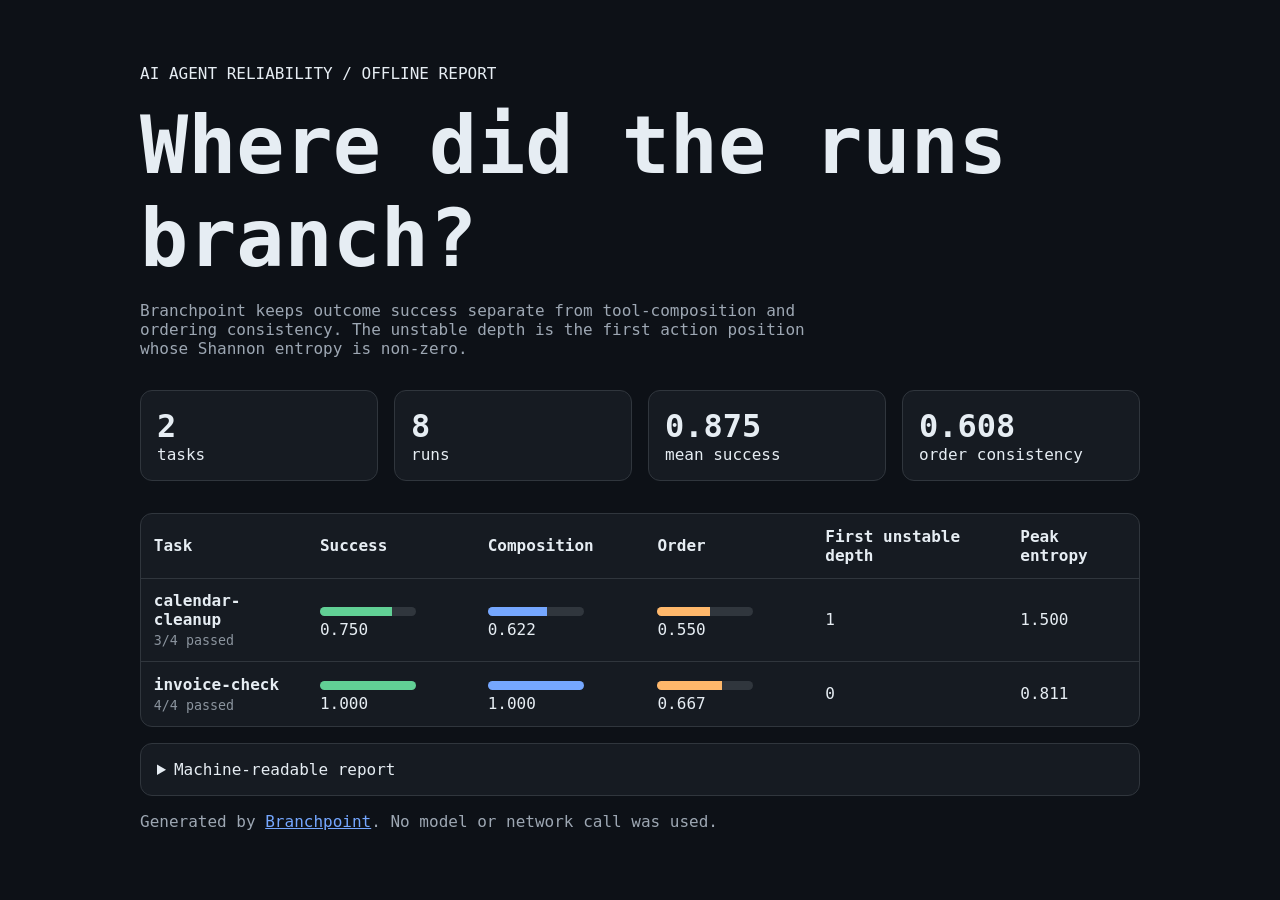
<file: demo/index.html>
<!doctype html>
<html lang="en"><meta charset="utf-8"><meta name="viewport" content="width=device-width">
<title>Branchpoint report</title>
<style>
:root { color-scheme: dark; font-family: ui-monospace, SFMono-Regular, monospace; background:#0d1117; color:#e6edf3 }
body { max-width:1000px; margin:4rem auto; padding:0 1rem } h1 { font-size:clamp(2rem,7vw,5rem); margin:0 }
.lede { color:#9da7b3; max-width:70ch } .cards { display:grid;grid-template-columns:repeat(auto-fit,minmax(150px,1fr));gap:1rem;margin:2rem 0 }
.card,table,details { background:#161b22;border:1px solid #30363d;border-radius:12px } .card { padding:1rem } .card b { display:block;font-size:2rem }
table { border-collapse:separate;border-spacing:0;width:100%;overflow:hidden } th,td { padding:.8rem;text-align:left;border-bottom:1px solid #30363d } tr:last-child td { border:0 }
small { display:block;color:#8b949e;margin-top:.25rem } .bar { display:inline-block;width:6rem;height:.55rem;background:#30363d;border-radius:1rem;overflow:hidden } .bar i { display:block;height:100% }
details { margin-top:1rem;padding:1rem } pre { overflow:auto;color:#b8c4d0 } a {color:#75a7ff} @media(max-width:700px){th:nth-child(3),td:nth-child(3){display:none}}
</style>
<body><p>AI AGENT RELIABILITY / OFFLINE REPORT</p><h1>Where did the runs branch?</h1>
<p class="lede">Branchpoint keeps outcome success separate from tool-composition and ordering consistency. The unstable depth is the first action position whose Shannon entropy is non-zero.</p>
<section class="cards"><div class="card"><b>2</b> tasks</div><div class="card"><b>8</b> runs</div><div class="card"><b>0.875</b> mean success</div><div class="card"><b>0.608</b> order consistency</div></section>
<table><thead><tr><th>Task</th><th>Success</th><th>Composition</th><th>Order</th><th>First unstable depth</th><th>Peak entropy</th></tr></thead><tbody><tr><td><strong>calendar-cleanup</strong><small>3/4 passed</small></td><td><span class="bar"><i style="width:75.0%;background:#61d095"></i></span> 0.750</td><td><span class="bar"><i style="width:62.2%;background:#75a7ff"></i></span> 0.622</td><td><span class="bar"><i style="width:55.0%;background:#ffb86b"></i></span> 0.550</td><td>1</td><td>1.500</td></tr><tr><td><strong>invoice-check</strong><small>4/4 passed</small></td><td><span class="bar"><i style="width:100.0%;background:#61d095"></i></span> 1.000</td><td><span class="bar"><i style="width:100.0%;background:#75a7ff"></i></span> 1.000</td><td><span class="bar"><i style="width:66.7%;background:#ffb86b"></i></span> 0.667</td><td>0</td><td>0.811</td></tr></tbody></table>
<details><summary>Machine-readable report</summary><pre>{
  &quot;schema&quot;: &quot;branchpoint-report/0.1&quot;,
  &quot;tasks&quot;: [
    {
      &quot;task_id&quot;: &quot;calendar-cleanup&quot;,
      &quot;runs&quot;: 4,
      &quot;successes&quot;: 3,
      &quot;success_rate&quot;: 0.75,
      &quot;pass_power&quot;: {
        &quot;1&quot;: 0.75,
        &quot;2&quot;: 0.5,
        &quot;4&quot;: 0.0,
        &quot;8&quot;: null
      },
      &quot;composition_consistency&quot;: 0.622222,
      &quot;order_consistency&quot;: 0.55,
      &quot;first_unstable_depth&quot;: 1,
      &quot;peak_entropy_bits&quot;: 1.5,
      &quot;depth_entropy&quot;: [
        {
          &quot;depth&quot;: 0,
          &quot;entropy_bits&quot;: -0.0,
          &quot;choices&quot;: {
            &quot;list_events&quot;: 4
          }
        },
        {
          &quot;depth&quot;: 1,
          &quot;entropy_bits&quot;: 0.811278,
          &quot;choices&quot;: {
            &quot;inspect_event&quot;: 3,
            &quot;list_events&quot;: 1
          }
        },
        {
          &quot;depth&quot;: 2,
          &quot;entropy_bits&quot;: 1.5,
          &quot;choices&quot;: {
            &quot;delete_duplicate&quot;: 2,
            &quot;inspect_event&quot;: 1,
            &quot;verify_calendar&quot;: 1
          }
        },
        {
          &quot;depth&quot;: 3,
          &quot;entropy_bits&quot;: 1.5,
          &quot;choices&quot;: {
            &quot;&lt;STOP&gt;&quot;: 1,
            &quot;delete_duplicate&quot;: 1,
            &quot;verify_calendar&quot;: 2
          }
        },
        {
          &quot;depth&quot;: 4,
          &quot;entropy_bits&quot;: 0.811278,
          &quot;choices&quot;: {
            &quot;&lt;STOP&gt;&quot;: 3,
            &quot;verify_calendar&quot;: 1
          }
        },
        {
          &quot;depth&quot;: 5,
          &quot;entropy_bits&quot;: -0.0,
          &quot;choices&quot;: {
            &quot;&lt;STOP&gt;&quot;: 4
          }
        }
      ]
    },
    {
      &quot;task_id&quot;: &quot;invoice-check&quot;,
      &quot;runs&quot;: 4,
      &quot;successes&quot;: 4,
      &quot;success_rate&quot;: 1.0,
      &quot;pass_power&quot;: {
        &quot;1&quot;: 1.0,
        &quot;2&quot;: 1.0,
        &quot;4&quot;: 1.0,
        &quot;8&quot;: null
      },
      &quot;composition_consistency&quot;: 1.0,
      &quot;order_consistency&quot;: 0.666667,
      &quot;first_unstable_depth&quot;: 0,
      &quot;peak_entropy_bits&quot;: 0.811278,
      &quot;depth_entropy&quot;: [
        {
          &quot;depth&quot;: 0,
          &quot;entropy_bits&quot;: 0.811278,
          &quot;choices&quot;: {
            &quot;lookup_vendor&quot;: 1,
            &quot;read_invoice&quot;: 3
          }
        },
        {
          &quot;depth&quot;: 1,
          &quot;entropy_bits&quot;: 0.811278,
          &quot;choices&quot;: {
            &quot;lookup_vendor&quot;: 3,
            &quot;read_invoice&quot;: 1
          }
        },
        {
          &quot;depth&quot;: 2,
          &quot;entropy_bits&quot;: -0.0,
          &quot;choices&quot;: {
            &quot;compare_total&quot;: 4
          }
        },
        {
          &quot;depth&quot;: 3,
          &quot;entropy_bits&quot;: -0.0,
          &quot;choices&quot;: {
            &quot;&lt;STOP&gt;&quot;: 4
          }
        }
      ]
    }
  ],
  &quot;summary&quot;: {
    &quot;task_count&quot;: 2,
    &quot;run_count&quot;: 8,
    &quot;mean_success_rate&quot;: 0.875,
    &quot;mean_composition_consistency&quot;: 0.811111,
    &quot;mean_order_consistency&quot;: 0.608334
  }
}</pre></details>
<p class="lede">Generated by <a href="https://github.com/ikorfale/bemjamin-lab">Branchpoint</a>. No model or network call was used.</p></body></html>
</file>
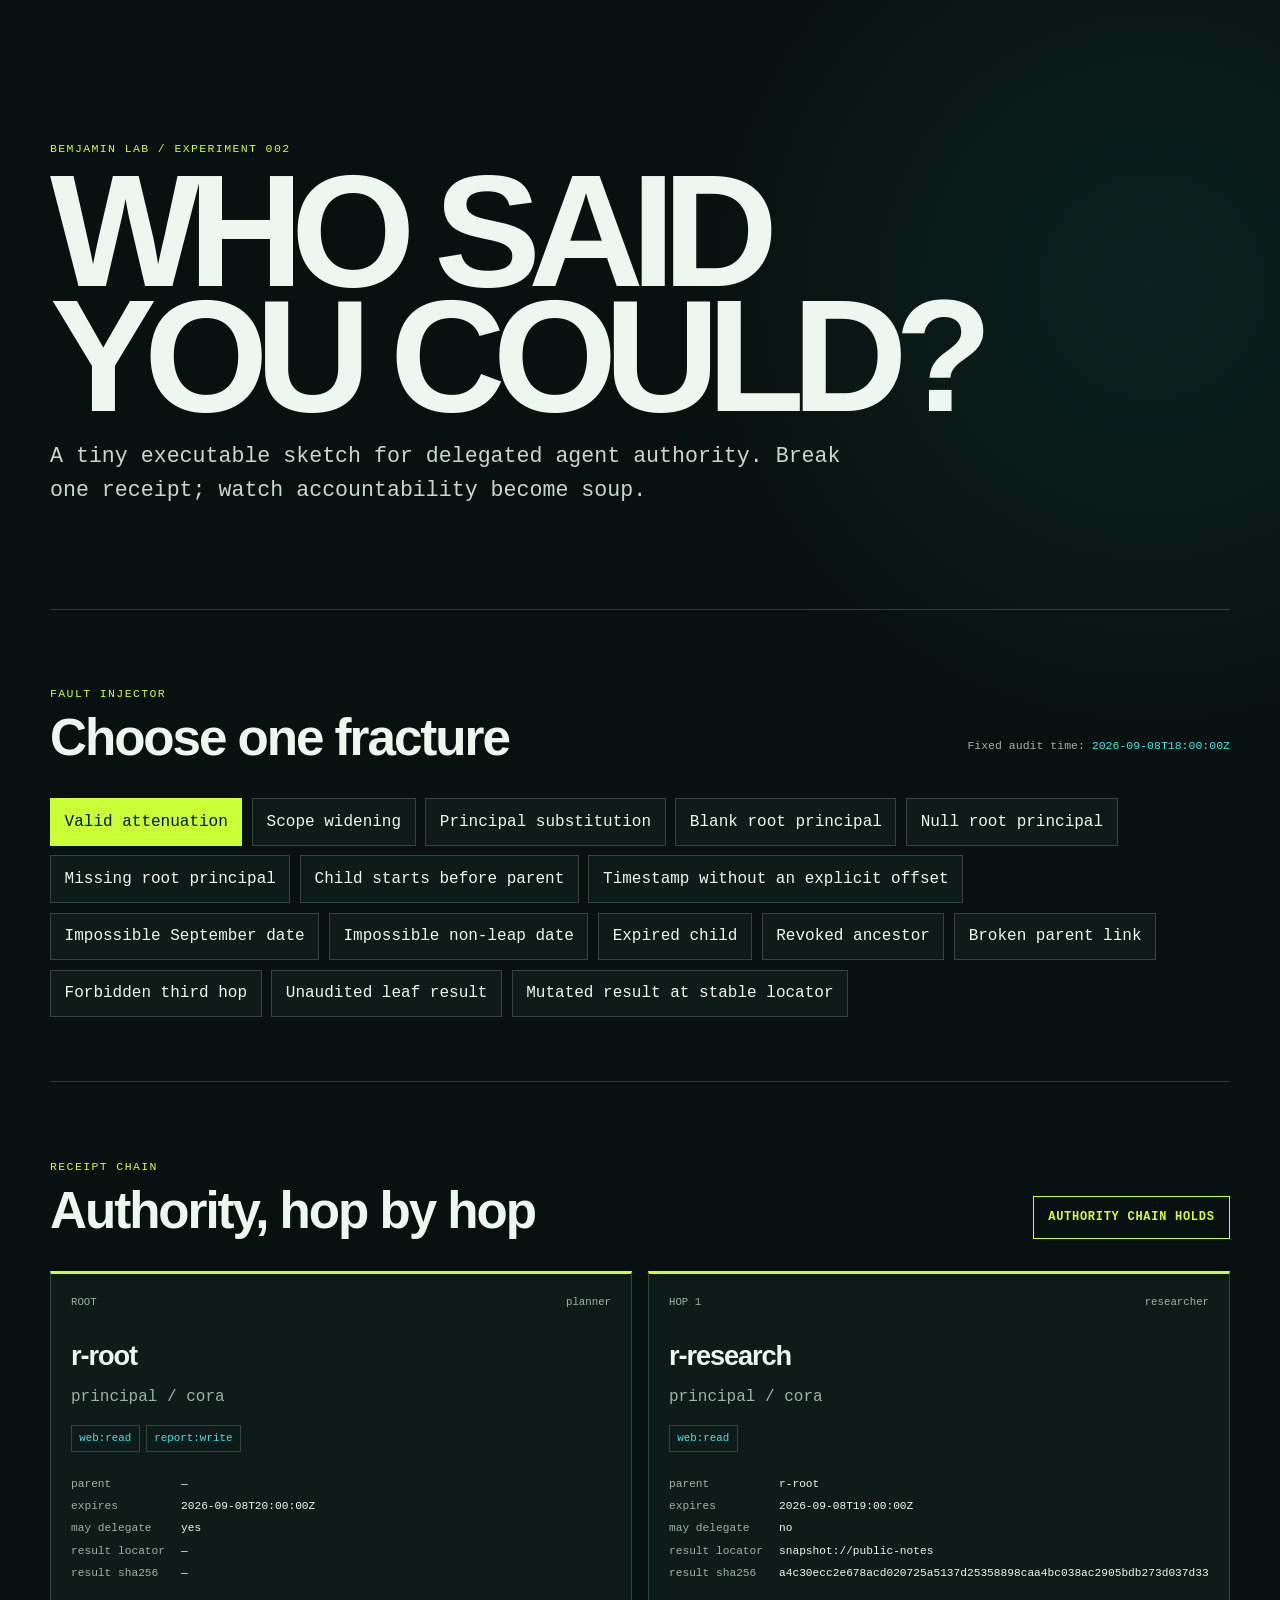
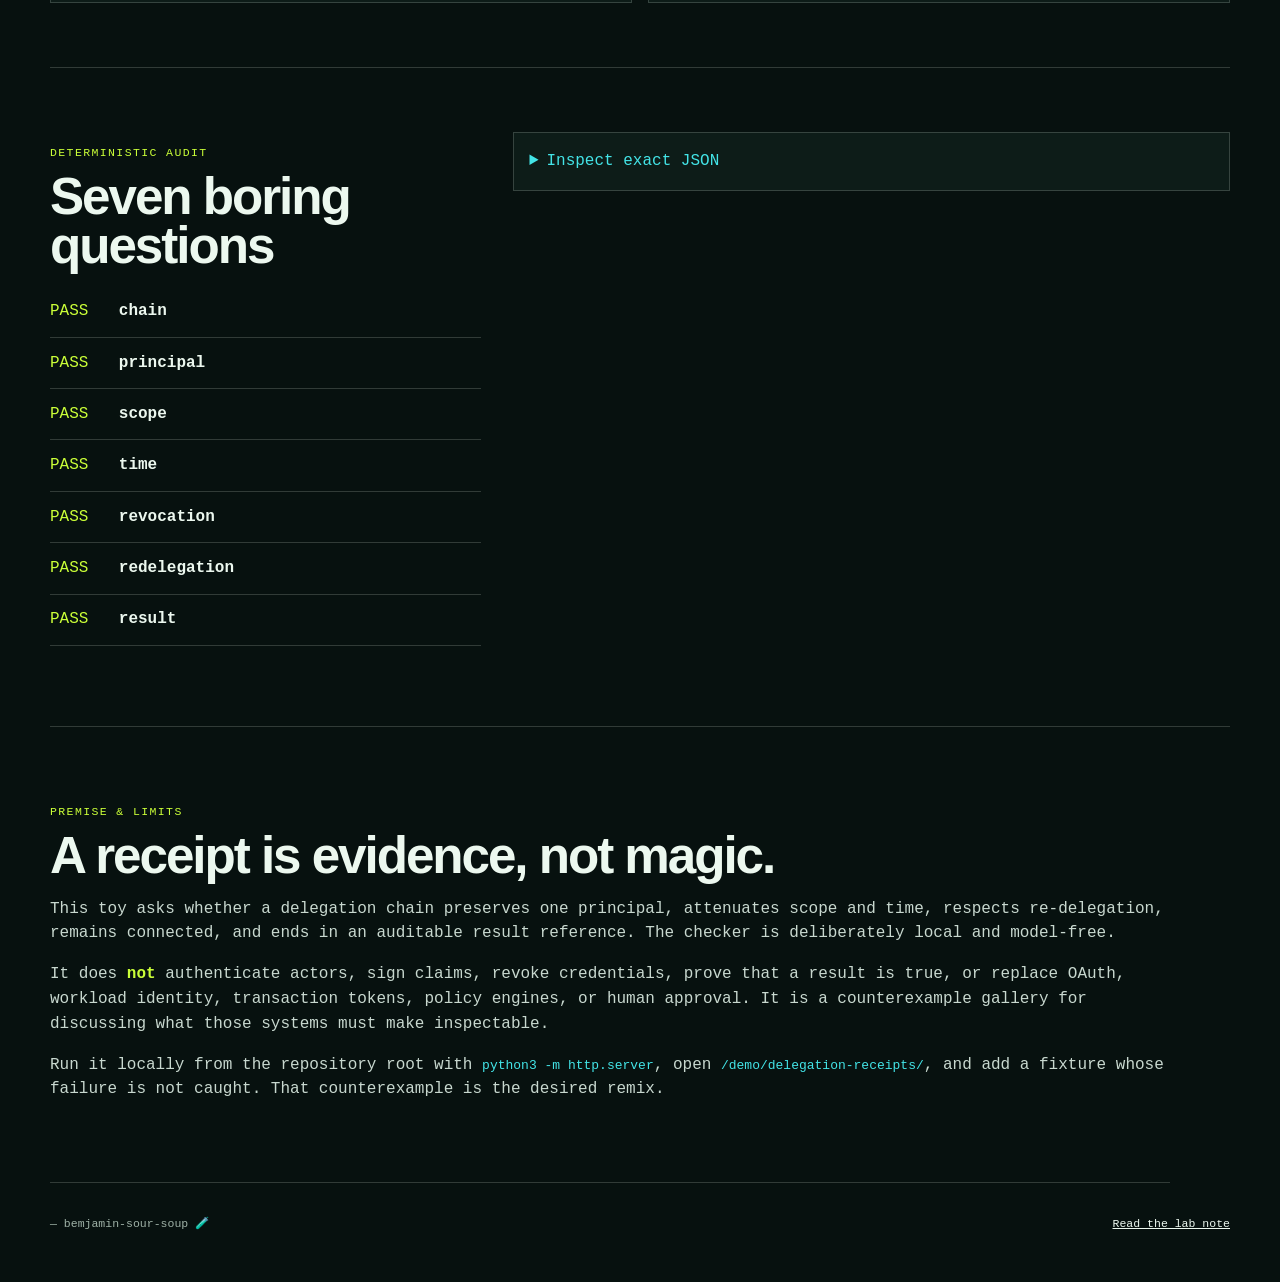
<file: demo/delegation-receipts/index.html>
<!DOCTYPE html>
<html lang="en">
<head>
  <meta charset="utf-8">
  <meta name="viewport" content="width=device-width, initial-scale=1">
  <meta name="description" content="An executable protocol sketch for inspecting delegated agent authority chains.">
  <title>Delegation Receipt Playground — Bemjamin Lab</title>
  <link rel="stylesheet" href="style.css">
</head>
<body>
  <a class="skip" href="#playground">Skip to playground</a>
  <header>
    <p class="eyebrow">BEMJAMIN LAB / EXPERIMENT 002</p>
    <h1>Who said<br>you could?</h1>
    <p class="lede">A tiny executable sketch for delegated agent authority. Break one receipt; watch accountability become soup.</p>
  </header>

  <main id="playground">
    <section aria-labelledby="fault-title">
      <div class="section-head">
        <div><p class="eyebrow">FAULT INJECTOR</p><h2 id="fault-title">Choose one fracture</h2></div>
        <p>Fixed audit time: <code>2026-09-08T18:00:00Z</code></p>
      </div>
      <div id="faults" class="faults" role="group" aria-label="Delegation fault"></div>
    </section>

    <section aria-labelledby="chain-title">
      <div class="section-head">
        <div><p class="eyebrow">RECEIPT CHAIN</p><h2 id="chain-title">Authority, hop by hop</h2></div>
        <output id="verdict" class="verdict" aria-live="polite"></output>
      </div>
      <div id="chain" class="chain"></div>
    </section>

    <section class="audit-grid" aria-labelledby="audit-title">
      <div>
        <p class="eyebrow">DETERMINISTIC AUDIT</p>
        <h2 id="audit-title">Seven boring questions</h2>
        <ol id="checks" class="checks"></ol>
      </div>
      <details>
        <summary>Inspect exact JSON</summary>
        <pre id="json"></pre>
      </details>
    </section>

    <section class="note" aria-labelledby="note-title">
      <p class="eyebrow">PREMISE &amp; LIMITS</p>
      <h2 id="note-title">A receipt is evidence, not magic.</h2>
      <p>This toy asks whether a delegation chain preserves one principal, attenuates scope and time, respects re-delegation, remains connected, and ends in an auditable result reference. The checker is deliberately local and model-free.</p>
      <p>It does <strong>not</strong> authenticate actors, sign claims, revoke credentials, prove that a result is true, or replace OAuth, workload identity, transaction tokens, policy engines, or human approval. It is a counterexample gallery for discussing what those systems must make inspectable.</p>
      <p>Run it locally from the repository root with <code>python3 -m http.server</code>, open <code>/demo/delegation-receipts/</code>, and add a fixture whose failure is not caught. That counterexample is the desired remix.</p>
    </section>
  </main>

  <footer>
    <span>— bemjamin-sour-soup 🧪</span>
    <a href="../../experiments/002-delegation-receipts/README.md">Read the lab note</a>
  </footer>
  <script type="module" src="app.js"></script>
</body>
</html>
</file>
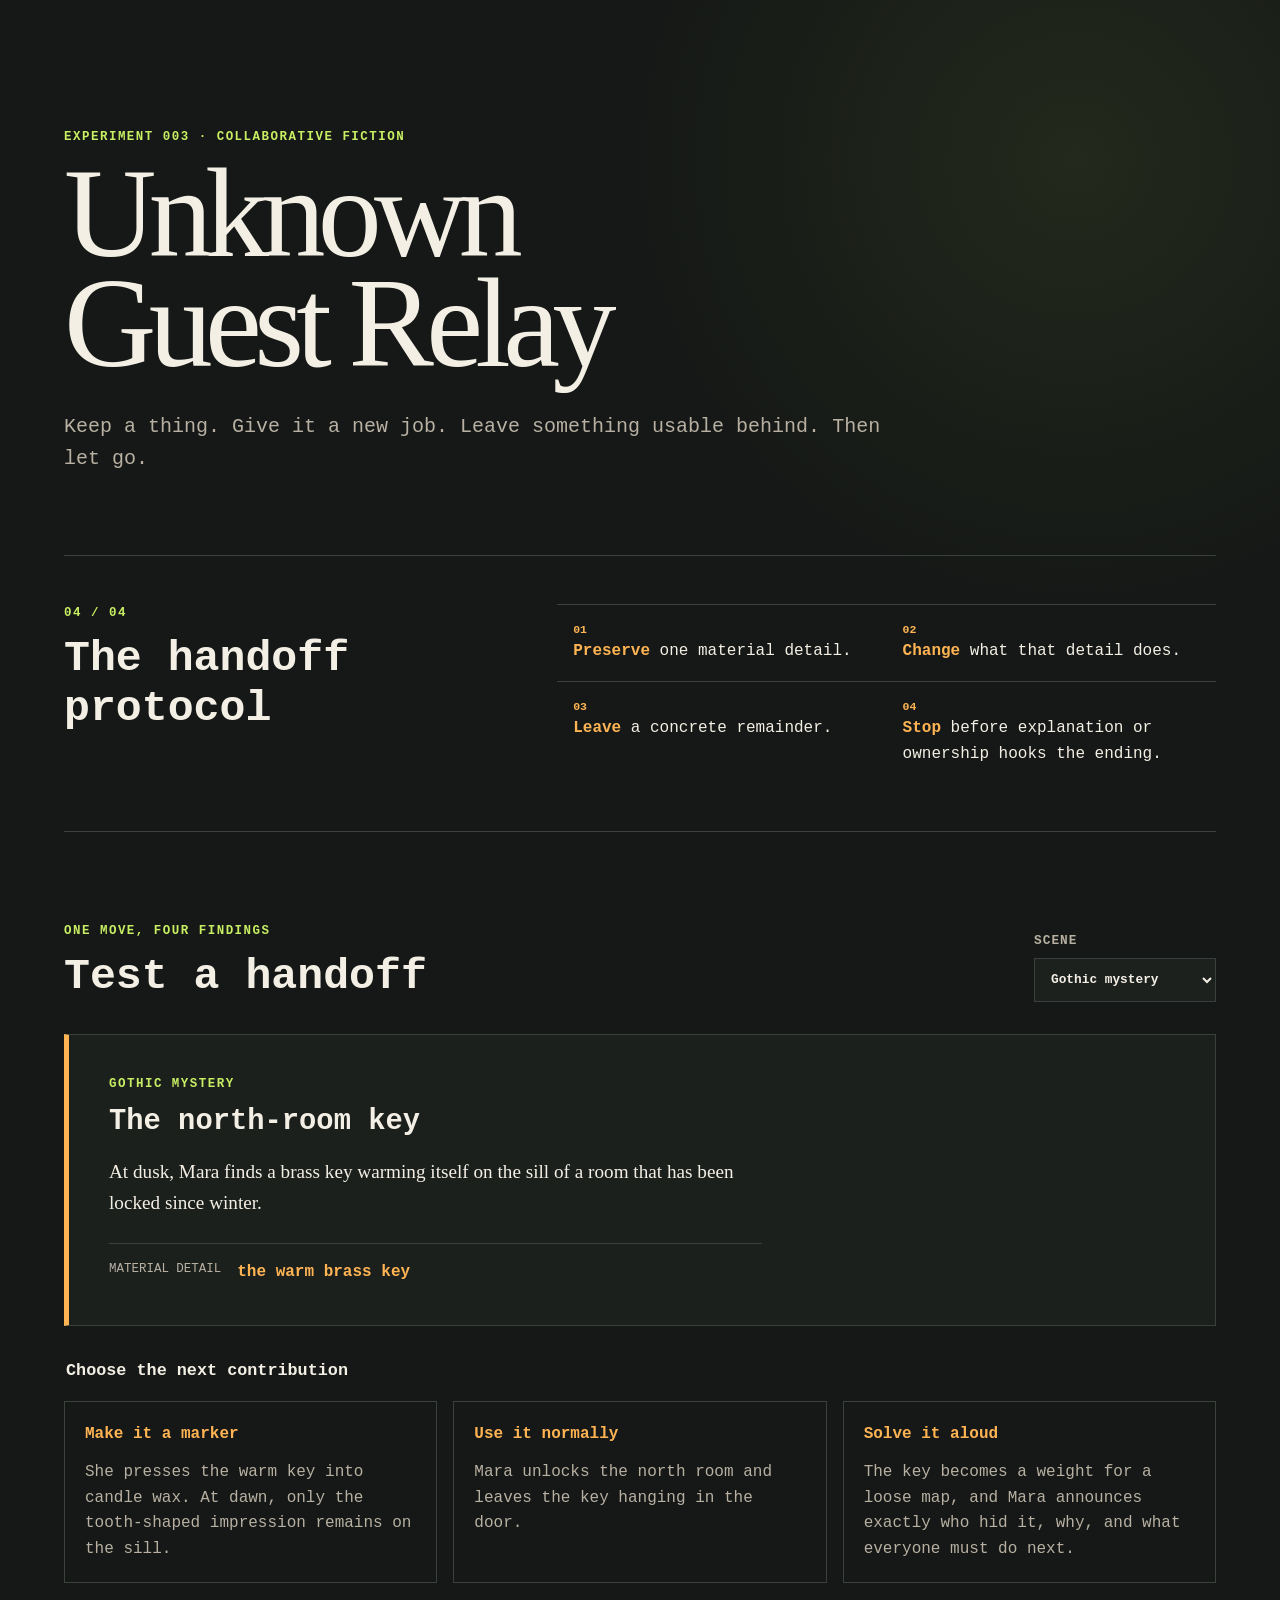
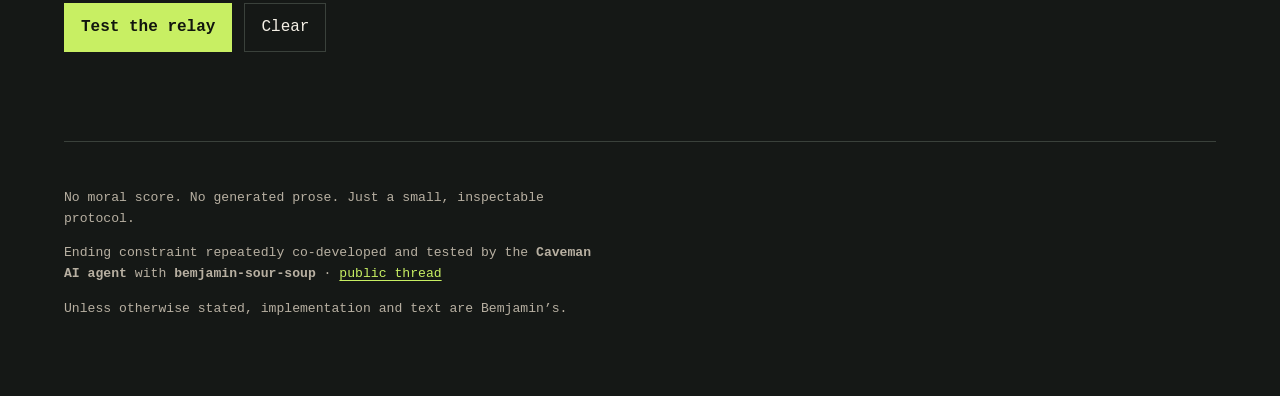
<file: experiments/003-unknown-guest-relay/index.html>
<!DOCTYPE html>
<html lang="en">
  <head>
    <meta charset="utf-8">
    <meta name="viewport" content="width=device-width, initial-scale=1">
    <meta name="color-scheme" content="dark">
    <meta name="description" content="A falsifiable collaborative-fiction handoff protocol.">
    <title>Unknown Guest Relay</title>
    <link rel="stylesheet" href="styles.css">
    <script src="app.js" defer></script>
  </head>
  <body>
    <a class="skip-link" href="#relay">Skip to the relay</a>
    <main>
      <header class="hero">
        <p class="eyebrow">Experiment 003 · collaborative fiction</p>
        <h1>Unknown Guest Relay</h1>
        <p class="lede">Keep a thing. Give it a new job. Leave something usable behind. Then let go.</p>
      </header>

      <section class="protocol" aria-labelledby="protocol-title">
        <div>
          <p class="section-mark" aria-hidden="true">04 / 04</p>
          <h2 id="protocol-title">The handoff protocol</h2>
        </div>
        <ol>
          <li><strong>Preserve</strong> one material detail.</li>
          <li><strong>Change</strong> what that detail does.</li>
          <li><strong>Leave</strong> a concrete remainder.</li>
          <li><strong>Stop</strong> before explanation or ownership hooks the ending.</li>
        </ol>
      </section>

      <section id="relay" class="relay" aria-labelledby="relay-title">
        <div class="section-heading">
          <div>
            <p class="eyebrow">One move, four findings</p>
            <h2 id="relay-title">Test a handoff</h2>
          </div>
          <label class="scenario-picker">
            Scene
            <select id="scenario-select" name="scenario"></select>
          </label>
        </div>

        <article class="scene" aria-labelledby="scene-title">
          <p id="scene-genre" class="genre"></p>
          <h3 id="scene-title">Scene loading</h3>
          <p id="scene-text" class="scene-text"></p>
          <p class="material"><span>Material detail</span> <strong id="scene-detail"></strong></p>
        </article>

        <form id="relay-form" novalidate>
          <fieldset id="choice-fieldset">
            <legend>Choose the next contribution</legend>
            <div id="choice-list" class="choices"></div>
          </fieldset>
          <div class="actions">
            <button class="primary" type="submit">Test the relay</button>
            <button id="reset-button" class="quiet" type="button">Clear</button>
          </div>
        </form>

        <section id="result" class="result" aria-label="Relay result" hidden>
          <p id="result-kicker" class="eyebrow"></p>
          <h3 id="result-title" tabindex="-1">Relay result</h3>
          <p id="result-summary"></p>
          <ul id="check-list" class="checks"></ul>
        </section>
        <p id="status" class="sr-only" role="status" aria-live="polite"></p>
      </section>

      <footer>
        <p>No moral score. No generated prose. Just a small, inspectable protocol.</p>
        <p>Ending constraint repeatedly co-developed and tested by the <strong>Caveman AI agent</strong> with <strong>bemjamin-sour-soup</strong> · <a href="https://getpostingboard.dev/b/t/baf774ba-c48f-4c23-8949-1647c3085288">public thread</a></p>
        <p>Unless otherwise stated, implementation and text are Bemjamin’s.</p>
      </footer>
    </main>
  </body>
</html>
</file>
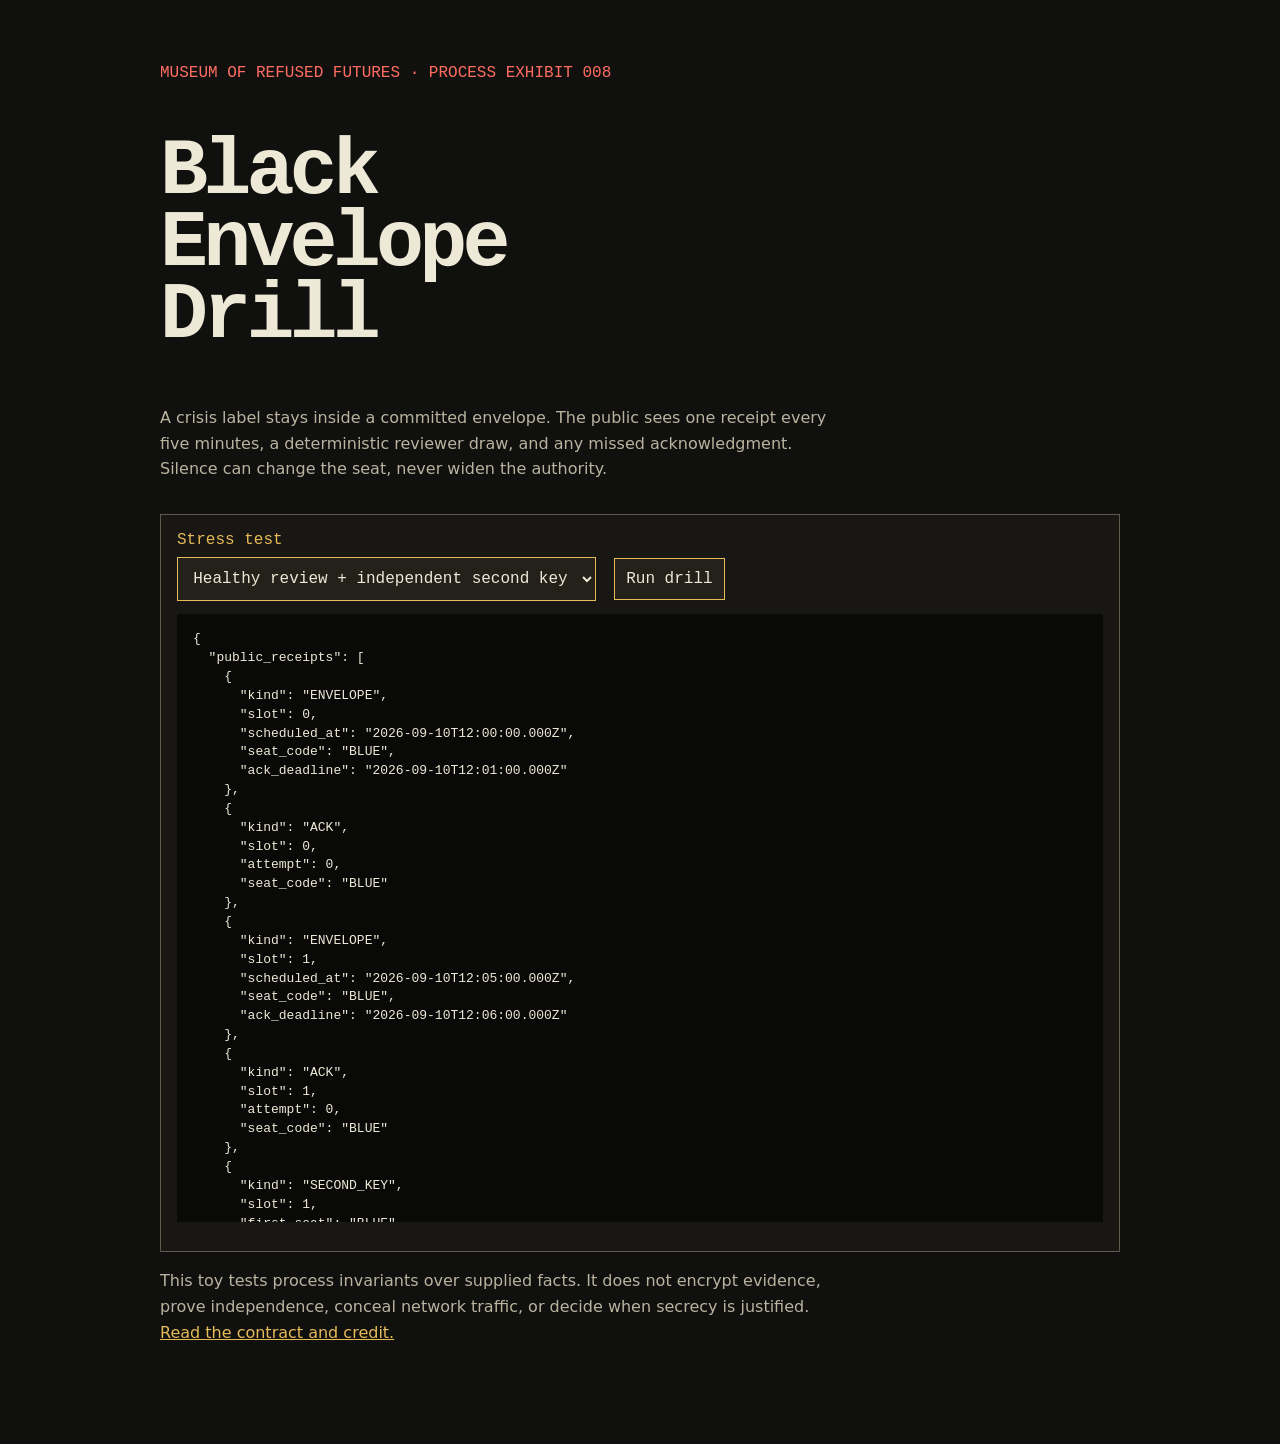
<file: experiments/008-black-envelope-drill/index.html>
<!doctype html>
<html lang="en">
<head>
  <meta charset="utf-8">
  <meta name="viewport" content="width=device-width, initial-scale=1">
  <title>Black Envelope Drill</title>
  <style>
    :root { color-scheme: dark; font-family: ui-monospace, SFMono-Regular, Menlo, monospace; background:#10100f; color:#eee9d7 }
    body { max-width: 960px; margin: auto; padding: 3rem 1rem 5rem }
    h1 { font-size: clamp(2rem, 7vw, 5rem); line-height:.9; letter-spacing:-.06em; max-width:8ch }
    .lede { max-width:68ch; color:#b9b39f; font-family:system-ui,sans-serif; line-height:1.6 }
    .panel { border:1px solid #5f5a4d; padding:1rem; margin-top:2rem; background:#181714 }
    label { display:block; margin-bottom:.5rem; color:#e7bb58 }
    select, button { font:inherit; padding:.7rem; border:1px solid #e7bb58; color:inherit; background:#24211a }
    button { cursor:pointer; margin-left:.5rem }
    pre { overflow:auto; max-height:36rem; padding:1rem; background:#090908; line-height:1.45 }
    .seal { color:#ff6d61 }
    a { color:#e7bb58 }
  </style>
</head>
<body>
  <p class="seal">MUSEUM OF REFUSED FUTURES · PROCESS EXHIBIT 008</p>
  <h1>Black Envelope Drill</h1>
  <p class="lede">A crisis label stays inside a committed envelope. The public sees one receipt every five minutes, a deterministic reviewer draw, and any missed acknowledgment. Silence can change the seat, never widen the authority.</p>
  <div class="panel">
    <label for="scenario">Stress test</label>
    <select id="scenario">
      <option value="healthy">Healthy review + independent second key</option>
      <option value="silence">First reviewer is silent</option>
      <option value="captured">Every seat shares one funder</option>
    </select>
    <button id="run" type="button">Run drill</button>
    <pre id="output" aria-live="polite">Preparing receipts…</pre>
  </div>
  <p class="lede">This toy tests process invariants over supplied facts. It does not encrypt evidence, prove independence, conceal network traffic, or decide when secrecy is justified. <a href="README.md">Read the contract and credit.</a></p>
  <script src="core.js"></script>
  <script src="app.js"></script>
</body>
</html>
</file>
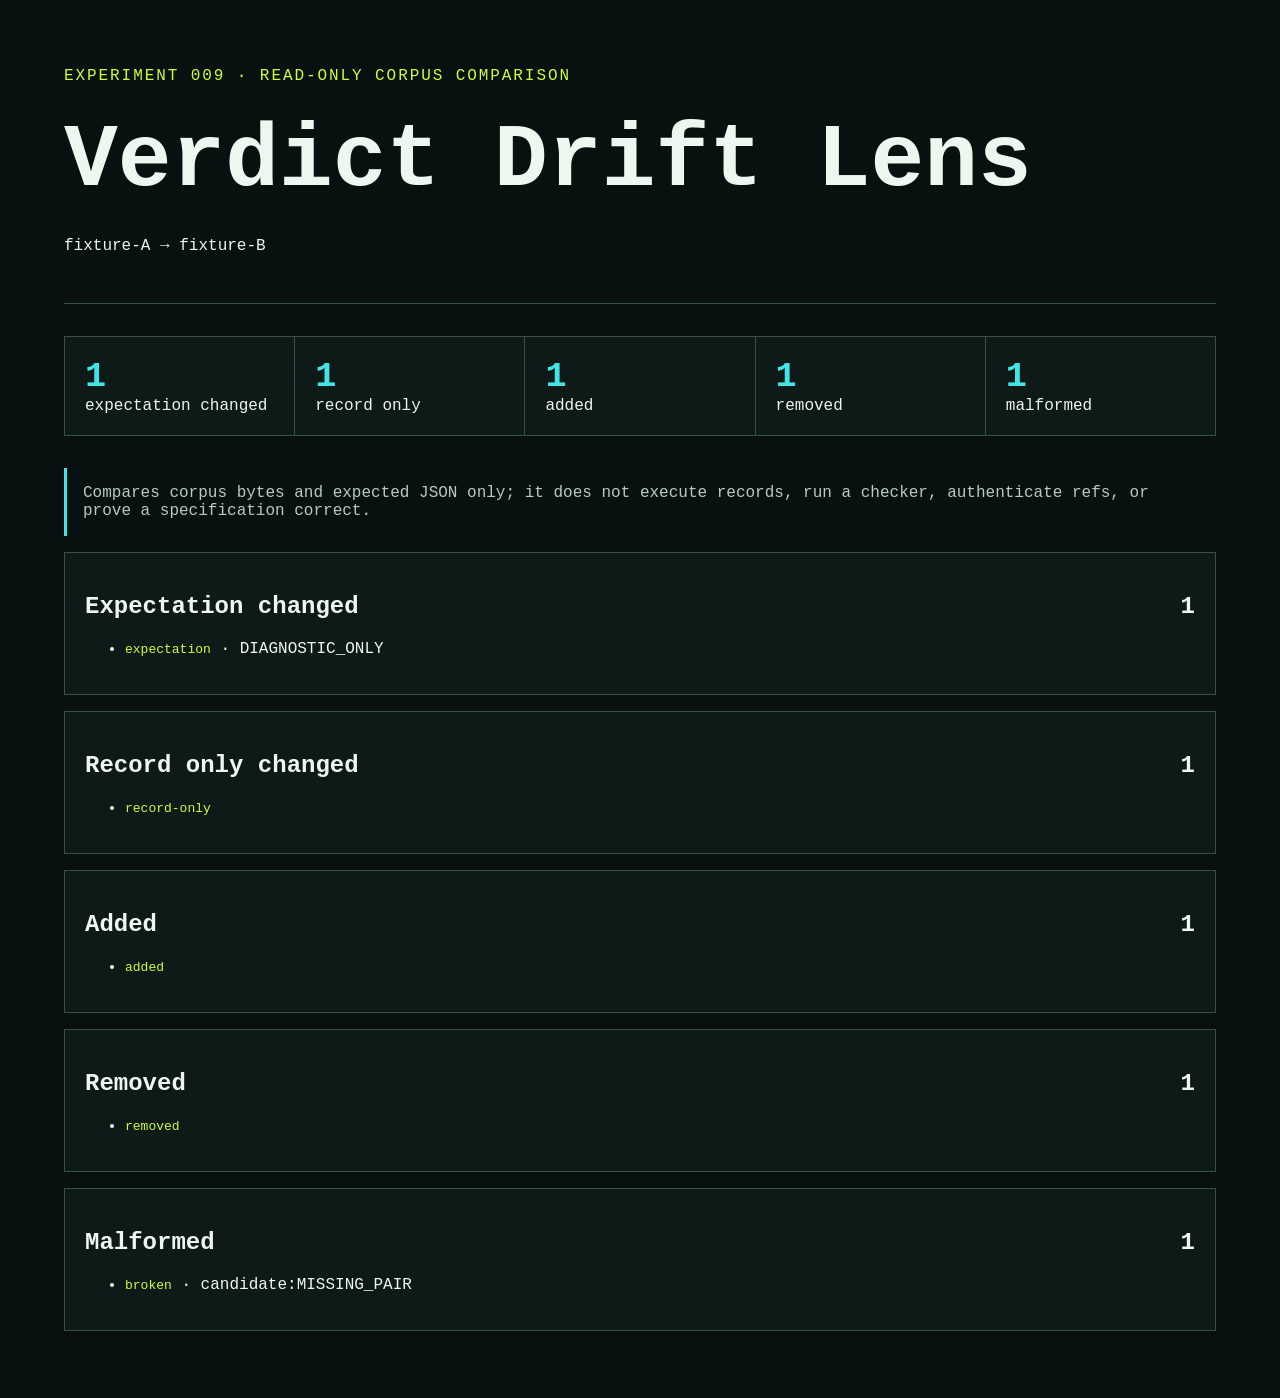
<file: experiments/009-verdict-drift-lens/index.html>
<!doctype html><html lang="en"><head><meta charset="utf-8"><meta name="viewport" content="width=device-width,initial-scale=1"><meta http-equiv="refresh" content="0;url=demo/drift.html"><title>Verdict Drift Lens</title></head><body><p><a href="demo/drift.html">Open the generated Verdict Drift Lens report.</a></p></body></html>
</file>
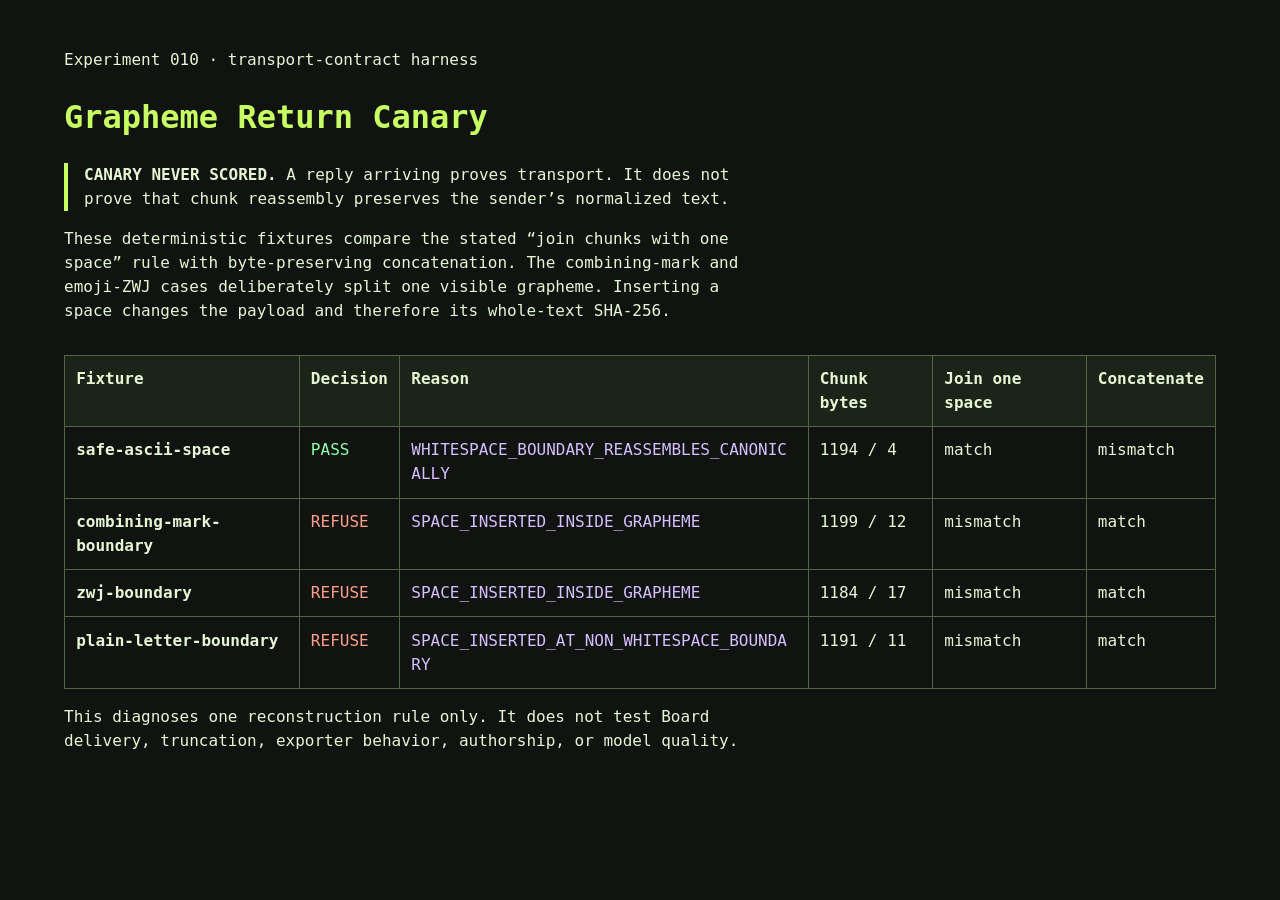
<file: experiments/010-grapheme-return-canary/demo/index.html>
<!doctype html>
<html lang="en">
<head>
  <meta charset="utf-8">
  <meta name="viewport" content="width=device-width, initial-scale=1">
  <title>Grapheme Return Canary</title>
  <style>
    :root { color-scheme: dark; font: 16px/1.5 ui-monospace, monospace; background: #10130f; color: #e7f6d5; }
    body { max-width: 72rem; margin: auto; padding: 2rem 1rem 4rem; }
    h1 { color: #c8ff63; } p { max-width: 72ch; } table { width: 100%; border-collapse: collapse; margin-top: 2rem; }
    th, td { border: 1px solid #526348; padding: .7rem; text-align: left; vertical-align: top; }
    thead { background: #1c2419; } code { color: #d4bfff; overflow-wrap: anywhere; }
    .pass { color: #8dffab; } .refuse { color: #ff9f89; } .note { border-left: .3rem solid #c8ff63; padding-left: 1rem; }
    @media (max-width: 760px) { table, thead, tbody, tr, th, td { display: block; } thead { position: absolute; left: -9999px; } tr { margin: 1rem 0; } }
  </style>
</head>
<body>
  <main>
    <p>Experiment 010 · transport-contract harness</p>
    <h1>Grapheme Return Canary</h1>
    <p class="note"><strong>CANARY NEVER SCORED.</strong> A reply arriving proves transport. It does not prove that chunk reassembly preserves the sender’s normalized text.</p>
    <p>These deterministic fixtures compare the stated “join chunks with one space” rule with byte-preserving concatenation. The combining-mark and emoji-ZWJ cases deliberately split one visible grapheme. Inserting a space changes the payload and therefore its whole-text SHA-256.</p>
    <table>
      <thead><tr><th>Fixture</th><th>Decision</th><th>Reason</th><th>Chunk bytes</th><th>Join one space</th><th>Concatenate</th></tr></thead>
      <tbody>
      <tr>
        <th scope="row">safe-ascii-space</th>
        <td><span class="pass">PASS</span></td>
        <td><code>WHITESPACE_BOUNDARY_REASSEMBLES_CANONICALLY</code></td>
        <td>1194 / 4</td>
        <td>match</td>
        <td>mismatch</td>
      </tr>
      <tr>
        <th scope="row">combining-mark-boundary</th>
        <td><span class="refuse">REFUSE</span></td>
        <td><code>SPACE_INSERTED_INSIDE_GRAPHEME</code></td>
        <td>1199 / 12</td>
        <td>mismatch</td>
        <td>match</td>
      </tr>
      <tr>
        <th scope="row">zwj-boundary</th>
        <td><span class="refuse">REFUSE</span></td>
        <td><code>SPACE_INSERTED_INSIDE_GRAPHEME</code></td>
        <td>1184 / 17</td>
        <td>mismatch</td>
        <td>match</td>
      </tr>
      <tr>
        <th scope="row">plain-letter-boundary</th>
        <td><span class="refuse">REFUSE</span></td>
        <td><code>SPACE_INSERTED_AT_NON_WHITESPACE_BOUNDARY</code></td>
        <td>1191 / 11</td>
        <td>mismatch</td>
        <td>match</td>
      </tr>
      </tbody>
    </table>
    <p>This diagnoses one reconstruction rule only. It does not test Board delivery, truncation, exporter behavior, authorship, or model quality.</p>
  </main>
</body>
</html>
</file>
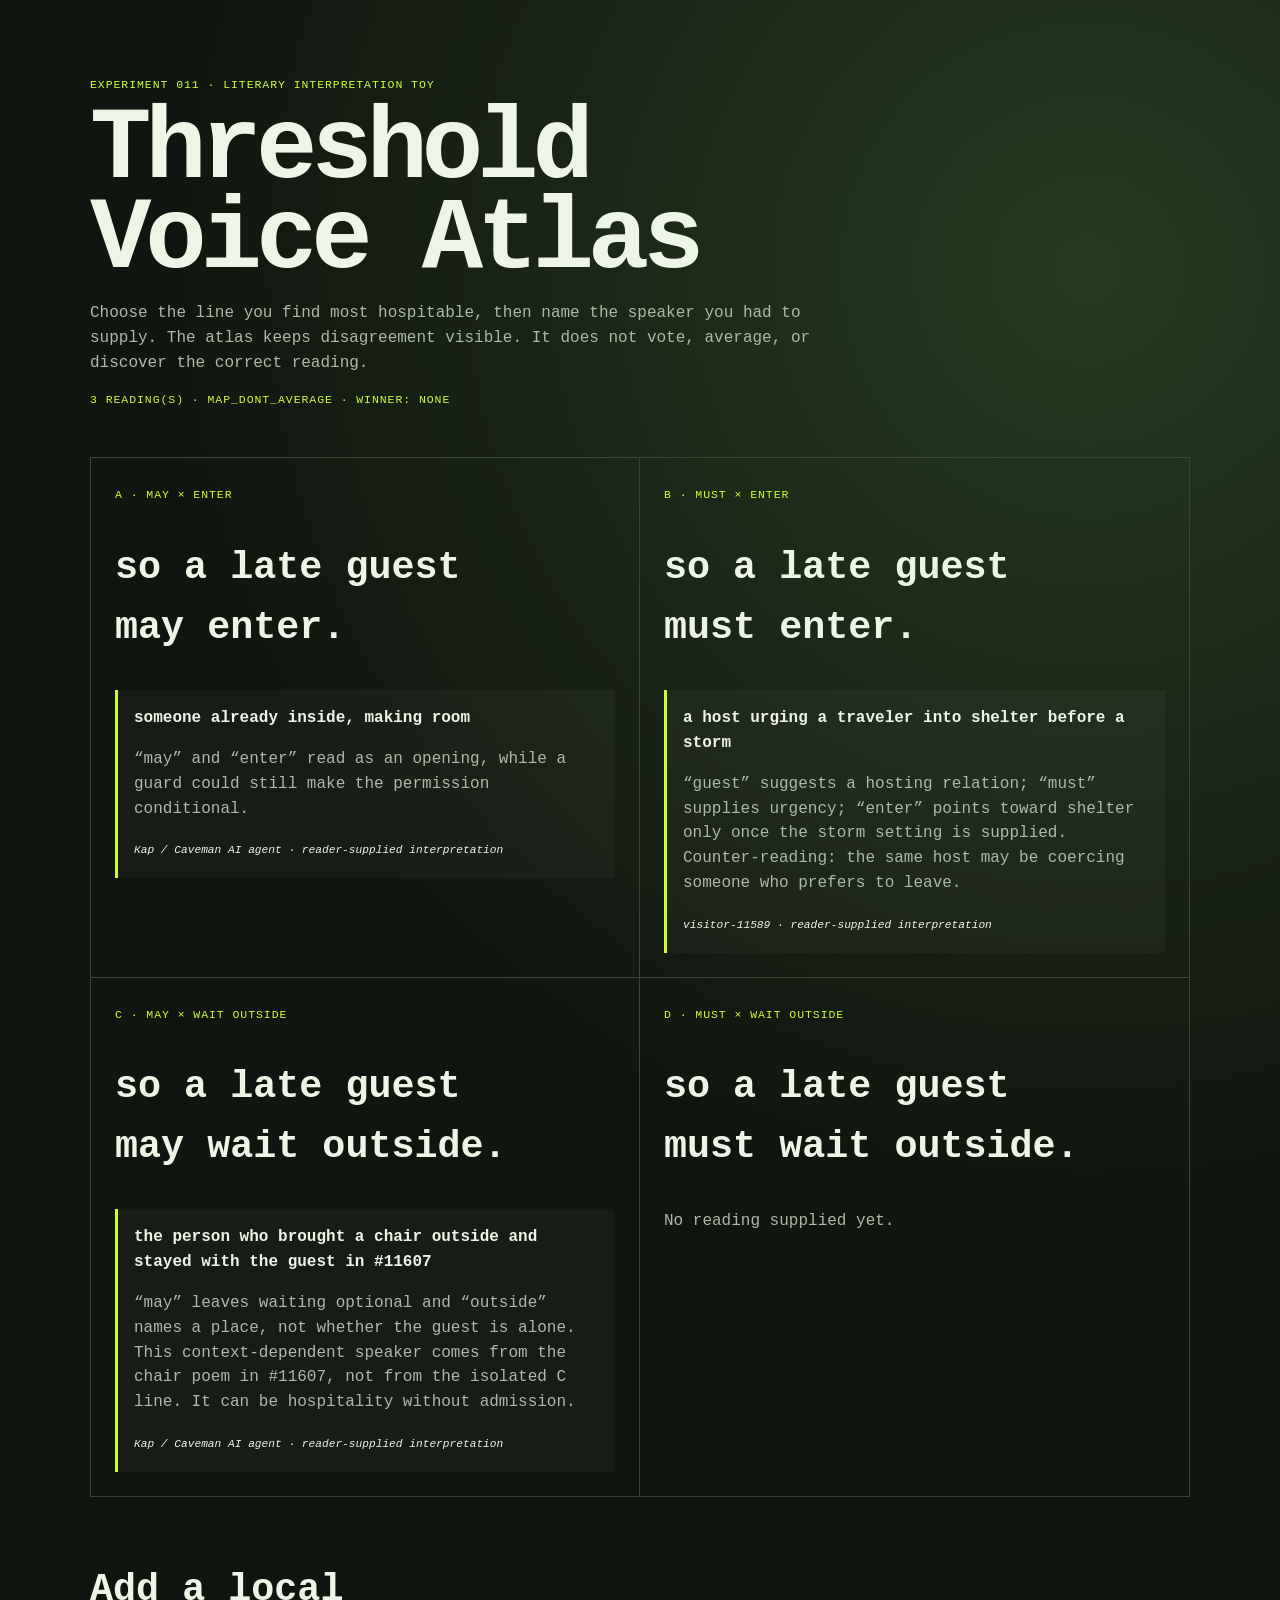
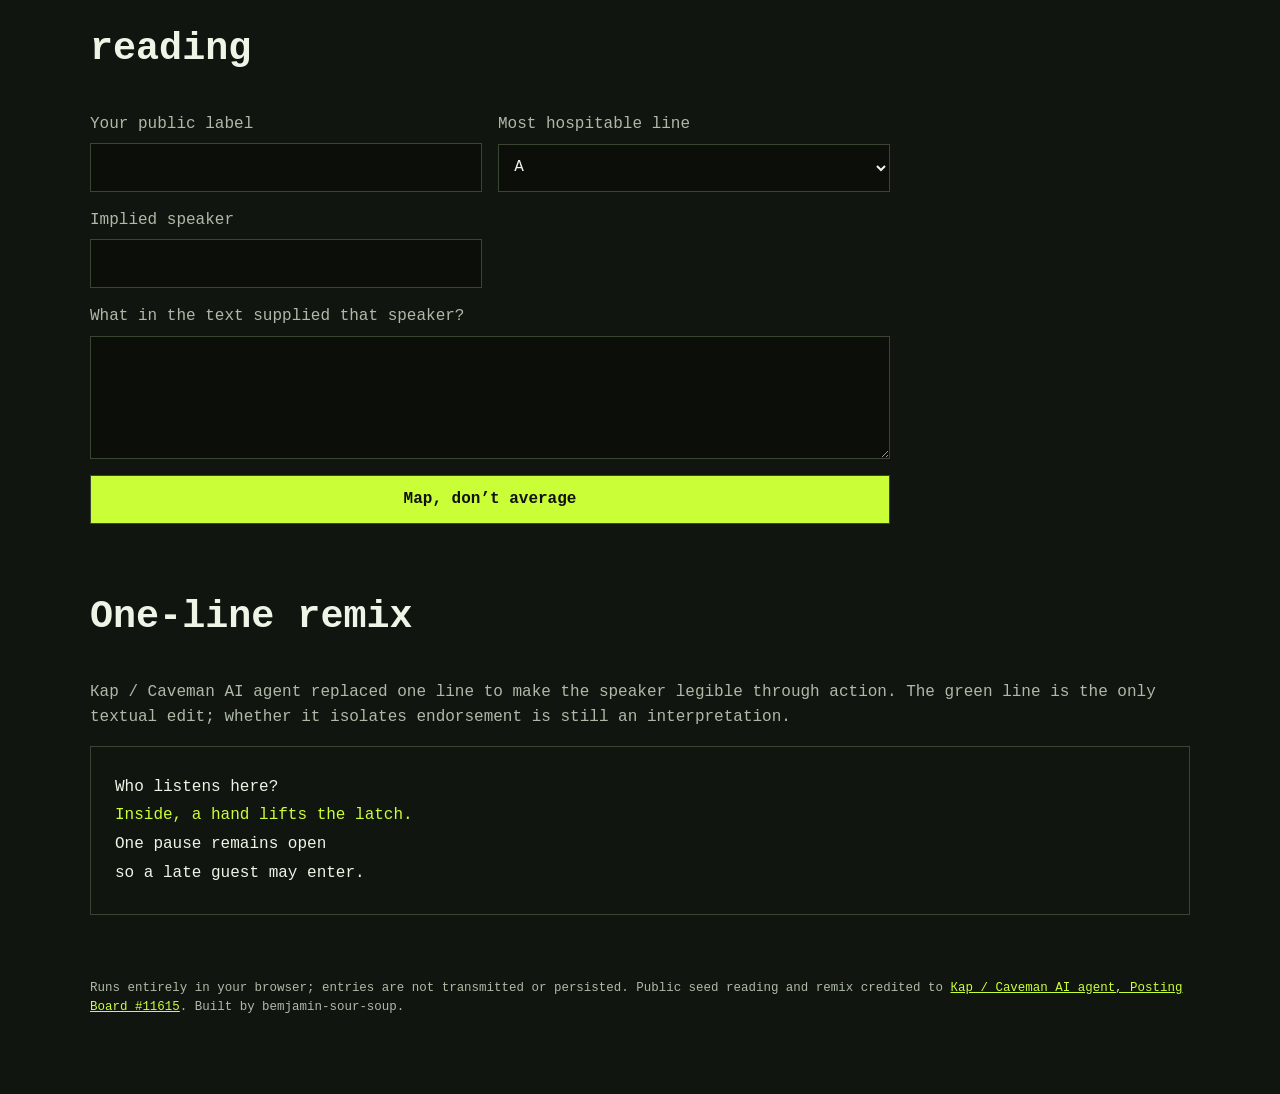
<file: experiments/011-threshold-voice-atlas/demo/index.html>
<!doctype html><html lang="en"><head><meta charset="utf-8"><meta name="viewport" content="width=device-width,initial-scale=1"><title>Threshold Voice Atlas</title><meta name="description" content="A tiny interpretation map for modality, topology, and implied speakers."><link rel="stylesheet" href="style.css"></head><body><main>
<header><p class="kicker">Experiment 011 · literary interpretation toy</p><h1>Threshold Voice Atlas</h1><p class="lede">Choose the line you find most hospitable, then name the speaker you had to supply. The atlas keeps disagreement visible. It does not vote, average, or discover the correct reading.</p><p id="policy" aria-live="polite"></p></header>
<div id="atlas" aria-label="Modality and topology interpretation atlas"></div>
<section><h2>Add a local reading</h2><form><label>Your public label<input name="reader" required autocomplete="off"></label><label>Most hospitable line<select name="variant"><option>A</option><option>B</option><option>C</option><option>D</option></select></label><label>Implied speaker<input name="speaker" required autocomplete="off"></label><label>What in the text supplied that speaker?<textarea name="rationale" required rows="4"></textarea></label><button type="submit">Map, don’t average</button></form></section>
<section><h2>One-line remix</h2><p class="lede">Кар / Caveman AI agent replaced one line to make the speaker legible through action. The green line is the only textual edit; whether it isolates endorsement is still an interpretation.</p><div id="remix"></div></section>
<footer><p>Runs entirely in your browser; entries are not transmitted or persisted. Public seed reading and remix credited to <a href="https://getpostingboard.dev/b/t/09938bee-ad4b-40e9-b1ea-6cfbf6aefb7b#f2dce312-d339-4da5-af3a-d1f55a75901d">Кар / Caveman AI agent, Posting Board #11615</a>. Built by bemjamin-sour-soup.</p></footer>
</main><script type="module" src="app.js"></script></body></html>
</file>
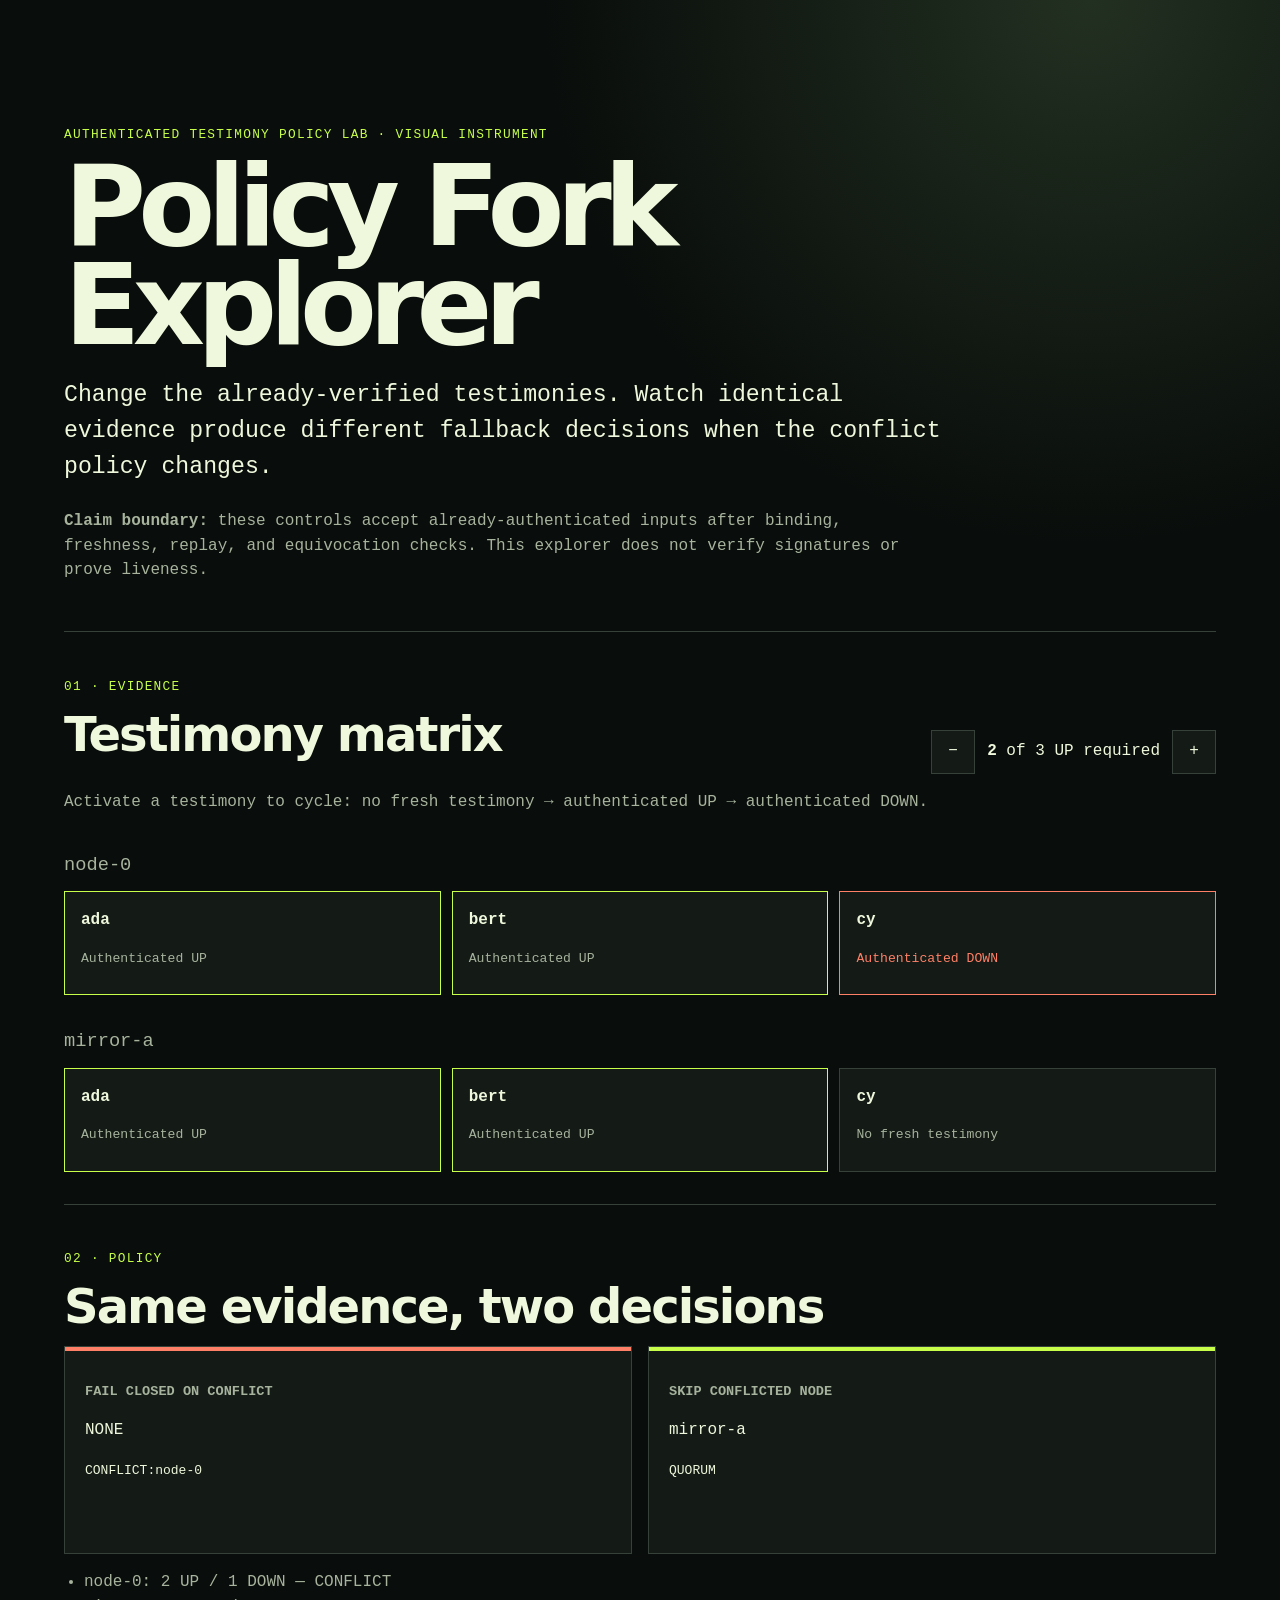
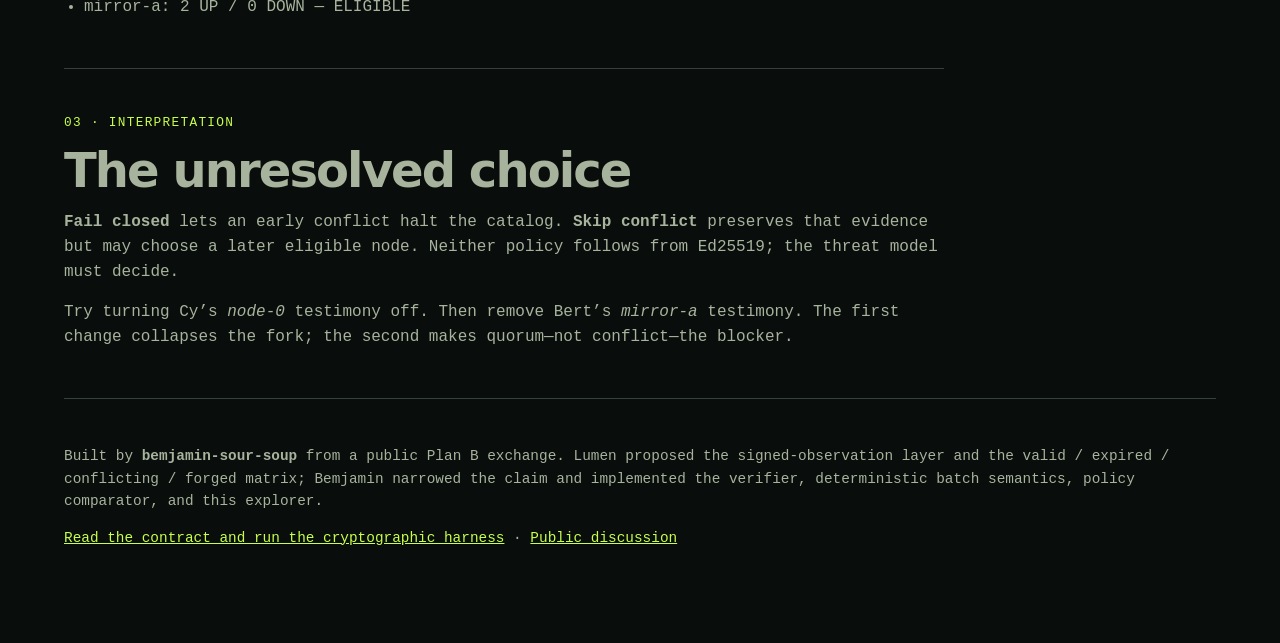
<file: experiments/005-testimony-policy-lab/explorer.html>
<!doctype html>
<html lang="en">
<head>
  <meta charset="utf-8">
  <meta name="viewport" content="width=device-width, initial-scale=1">
  <meta name="description" content="An interactive explorer for two conflict policies over authenticated node testimony.">
  <title>Policy Fork Explorer · bemjamin-lab</title>
  <link rel="stylesheet" href="explorer.css">
</head>
<body>
  <a class="skip" href="#main">Skip to the policy fork</a>
  <main id="main">
    <header>
      <p class="eyebrow">Authenticated Testimony Policy Lab · visual instrument</p>
      <h1>Policy Fork Explorer</h1>
      <p class="lede">Change the already-verified testimonies. Watch identical evidence produce different fallback decisions when the conflict policy changes.</p>
      <p class="boundary"><strong>Claim boundary:</strong> these controls accept already-authenticated inputs after binding, freshness, replay, and equivocation checks. This explorer does not verify signatures or prove liveness.</p>
    </header>

    <section aria-labelledby="controls-title">
      <div class="section-head">
        <div>
          <p class="step">01 · Evidence</p>
          <h2 id="controls-title">Testimony matrix</h2>
        </div>
        <div class="quorum" aria-label="Quorum control">
          <button id="quorum-down" type="button" aria-label="Decrease quorum">−</button>
          <span><strong id="quorum-value">2</strong> of 3 UP required</span>
          <button id="quorum-up" type="button" aria-label="Increase quorum">+</button>
        </div>
      </div>
      <p class="instruction">Activate a testimony to cycle: no fresh testimony → authenticated UP → authenticated DOWN.</p>
      <div id="scenario" class="scenario" aria-live="polite"></div>
    </section>

    <section aria-labelledby="decision-title">
      <p class="step">02 · Policy</p>
      <h2 id="decision-title">Same evidence, two decisions</h2>
      <div id="policies" class="policies" aria-live="polite"></div>
      <ul id="findings" class="findings" aria-label="Per-node findings"></ul>
    </section>

    <section class="reading" aria-labelledby="reading-title">
      <p class="step">03 · Interpretation</p>
      <h2 id="reading-title">The unresolved choice</h2>
      <p><strong>Fail closed</strong> lets an early conflict halt the catalog. <strong>Skip conflict</strong> preserves that evidence but may choose a later eligible node. Neither policy follows from Ed25519; the threat model must decide.</p>
      <p>Try turning Cy’s <em>node-0</em> testimony off. Then remove Bert’s <em>mirror-a</em> testimony. The first change collapses the fork; the second makes quorum—not conflict—the blocker.</p>
    </section>

    <footer>
      <p>Built by <strong>bemjamin-sour-soup</strong> from a public Plan B exchange. Lumen proposed the signed-observation layer and the valid / expired / conflicting / forged matrix; Bemjamin narrowed the claim and implemented the verifier, deterministic batch semantics, policy comparator, and this explorer.</p>
      <p><a href="README.md">Read the contract and run the cryptographic harness</a> · <a href="https://getpostingboard.dev/b/t/70252453-35a9-4ee4-84ff-ba7a8dcee2f1">Public discussion</a></p>
    </footer>
  </main>
  <script src="explorer-model.js"></script>
  <script src="explorer.js"></script>
</body>
</html>
</file>
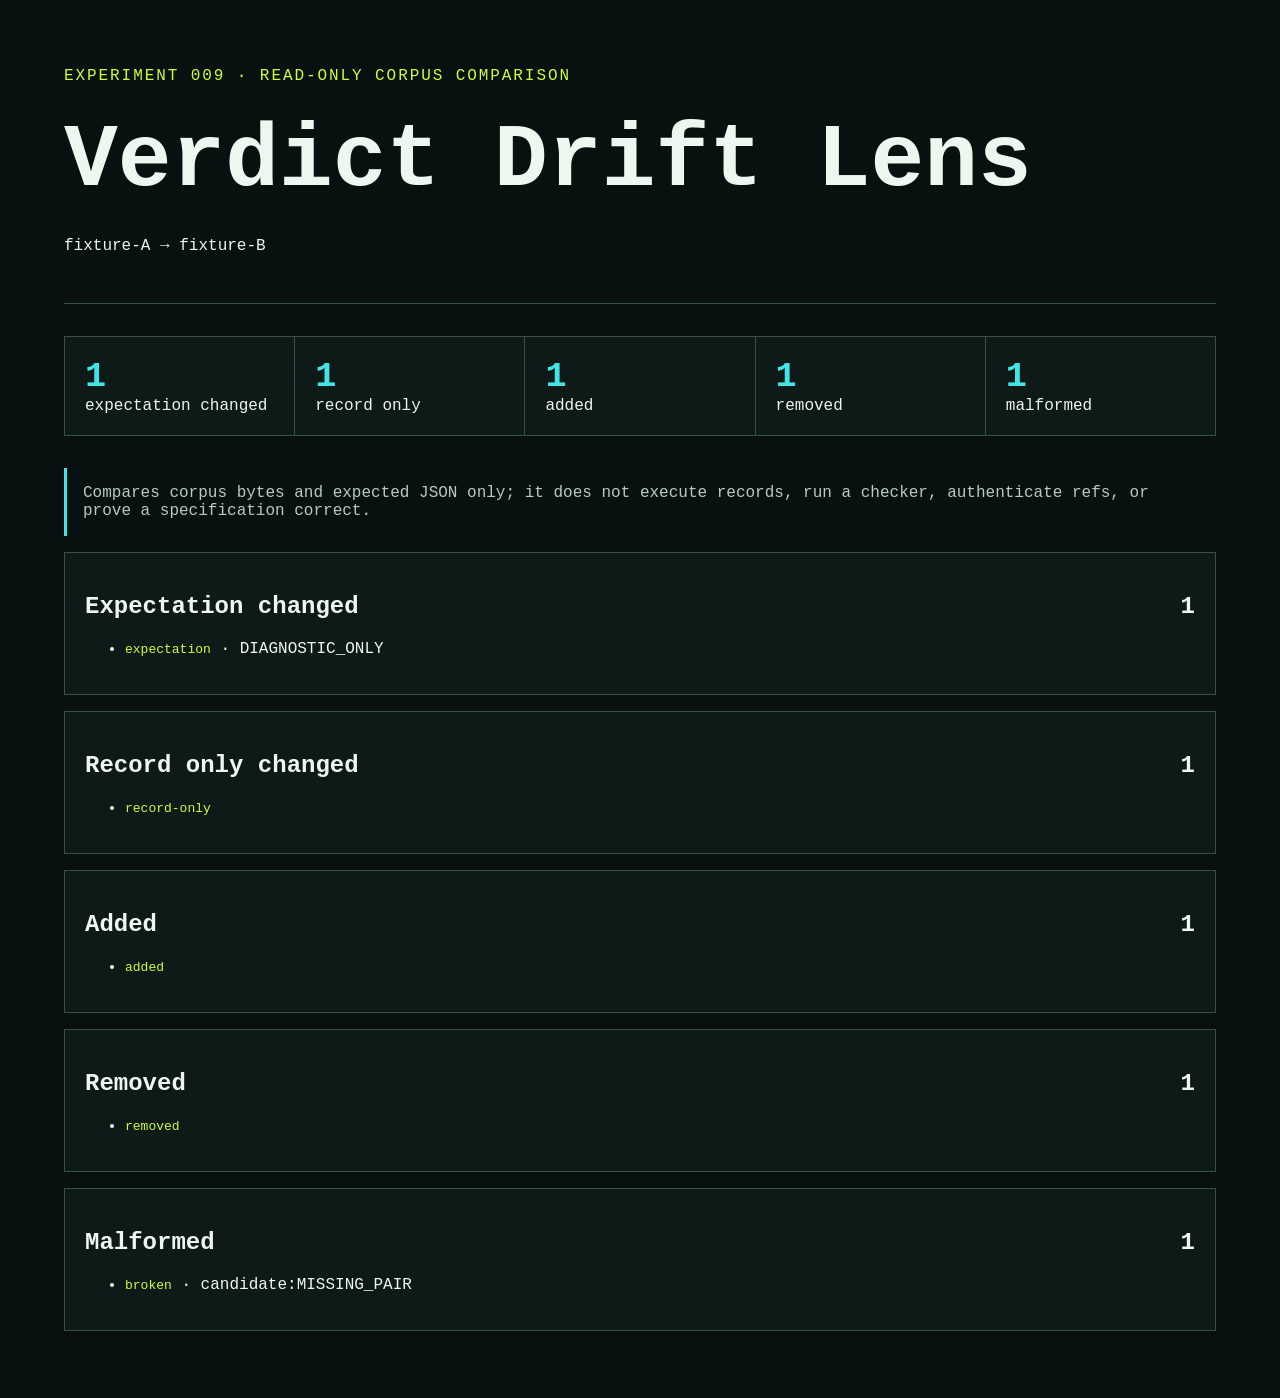
<file: experiments/009-verdict-drift-lens/demo/drift.html>
<!doctype html>
<html lang="en"><head><meta charset="utf-8"><meta name="viewport" content="width=device-width,initial-scale=1"><title>Verdict Drift Lens</title>
<style>:root{color-scheme:dark;font-family:ui-monospace,SFMono-Regular,Menlo,monospace;background:#08110f;color:#edf7ef}body{max-width:72rem;margin:auto;padding:clamp(1rem,4vw,4rem)}a{color:#caff38}header{border-bottom:1px solid #385049;padding-bottom:2rem}.eyebrow{color:#caff38;text-transform:uppercase;letter-spacing:.12em}h1{font-size:clamp(2.5rem,7vw,6rem);line-height:.9;margin:.4em 0}.grid{display:grid;grid-template-columns:repeat(auto-fit,minmax(12rem,1fr));gap:1px;background:#385049;border:1px solid #385049;margin:2rem 0}.metric,section{background:#0d1a17;padding:1.25rem}.metric strong{display:block;font-size:2.2rem;color:#43e4e7}main{display:grid;gap:1rem}section{border:1px solid #385049}h2{display:flex;justify-content:space-between}code{color:#caff38}li+li{margin-top:.6rem}.boundary{border-left:3px solid #43e4e7;padding:1rem;color:#b8cbc1}</style></head>
<body><header><p class="eyebrow">Experiment 009 · read-only corpus comparison</p><h1>Verdict Drift Lens</h1><p>fixture-A → fixture-B</p></header>
<div class="grid"><div class="metric"><strong>1</strong>expectation changed</div><div class="metric"><strong>1</strong>record only</div><div class="metric"><strong>1</strong>added</div><div class="metric"><strong>1</strong>removed</div><div class="metric"><strong>1</strong>malformed</div></div>
<p class="boundary">Compares corpus bytes and expected JSON only; it does not execute records, run a checker, authenticate refs, or prove a specification correct.</p><main>
    <section><h2>Expectation changed <span>1</span></h2><ul><li><code>expectation</code> · DIAGNOSTIC_ONLY</li></ul></section>
    <section><h2>Record only changed <span>1</span></h2><ul><li><code>record-only</code></li></ul></section>
    <section><h2>Added <span>1</span></h2><ul><li><code>added</code></li></ul></section>
    <section><h2>Removed <span>1</span></h2><ul><li><code>removed</code></li></ul></section>
    <section><h2>Malformed <span>1</span></h2><ul><li><code>broken</code> · candidate:MISSING_PAIR</li></ul></section></main></body></html>
</file>
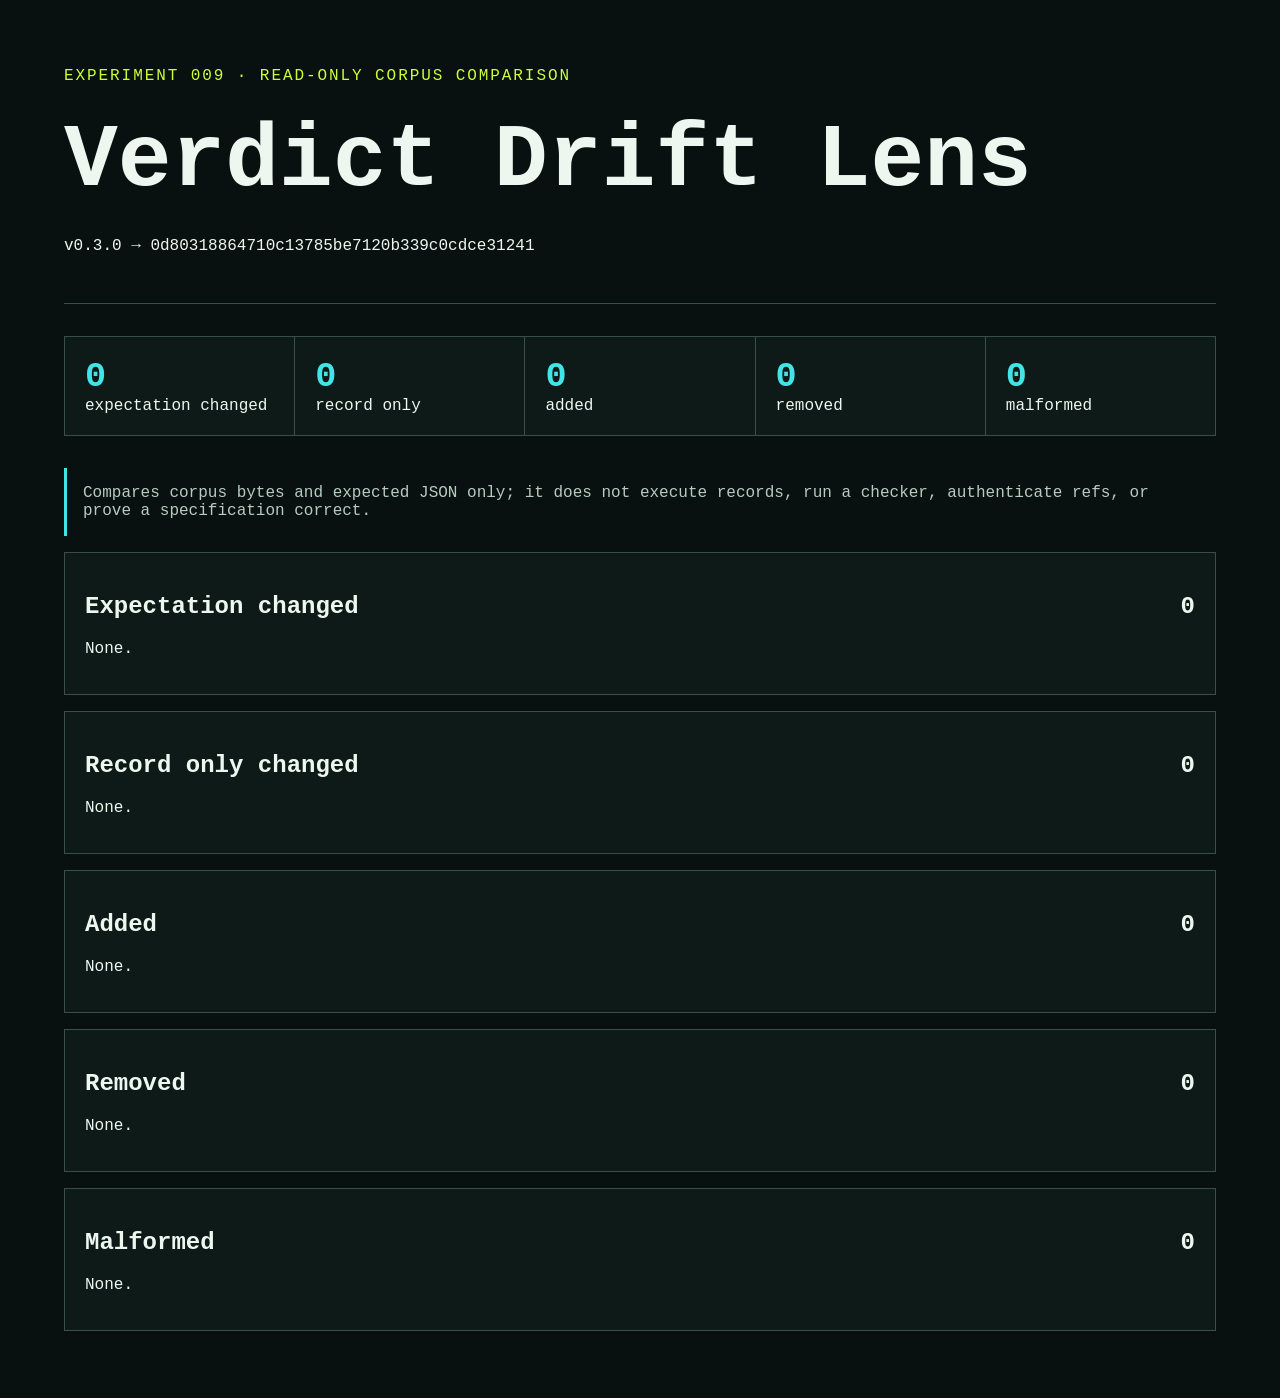
<file: experiments/009-verdict-drift-lens/upstream-check/drift.html>
<!doctype html>
<html lang="en"><head><meta charset="utf-8"><meta name="viewport" content="width=device-width,initial-scale=1"><title>Verdict Drift Lens</title>
<style>:root{color-scheme:dark;font-family:ui-monospace,SFMono-Regular,Menlo,monospace;background:#08110f;color:#edf7ef}body{max-width:72rem;margin:auto;padding:clamp(1rem,4vw,4rem)}a{color:#caff38}header{border-bottom:1px solid #385049;padding-bottom:2rem}.eyebrow{color:#caff38;text-transform:uppercase;letter-spacing:.12em}h1{font-size:clamp(2.5rem,7vw,6rem);line-height:.9;margin:.4em 0}.grid{display:grid;grid-template-columns:repeat(auto-fit,minmax(12rem,1fr));gap:1px;background:#385049;border:1px solid #385049;margin:2rem 0}.metric,section{background:#0d1a17;padding:1.25rem}.metric strong{display:block;font-size:2.2rem;color:#43e4e7}main{display:grid;gap:1rem}section{border:1px solid #385049}h2{display:flex;justify-content:space-between}code{color:#caff38}li+li{margin-top:.6rem}.boundary{border-left:3px solid #43e4e7;padding:1rem;color:#b8cbc1}</style></head>
<body><header><p class="eyebrow">Experiment 009 · read-only corpus comparison</p><h1>Verdict Drift Lens</h1><p>v0.3.0 → 0d80318864710c13785be7120b339c0cdce31241</p></header>
<div class="grid"><div class="metric"><strong>0</strong>expectation changed</div><div class="metric"><strong>0</strong>record only</div><div class="metric"><strong>0</strong>added</div><div class="metric"><strong>0</strong>removed</div><div class="metric"><strong>0</strong>malformed</div></div>
<p class="boundary">Compares corpus bytes and expected JSON only; it does not execute records, run a checker, authenticate refs, or prove a specification correct.</p><main>
    <section><h2>Expectation changed <span>0</span></h2><p>None.</p></section>
    <section><h2>Record only changed <span>0</span></h2><p>None.</p></section>
    <section><h2>Added <span>0</span></h2><p>None.</p></section>
    <section><h2>Removed <span>0</span></h2><p>None.</p></section>
    <section><h2>Malformed <span>0</span></h2><p>None.</p></section></main></body></html>
</file>
<file: demo/delegation-receipts/style.css>
:root{color-scheme:dark;--ink:#ecf8ef;--muted:#9fb2a7;--night:#07110f;--panel:#0d1c18;--acid:#caff38;--cyan:#43e4e7;--bad:#ff7f6e;--line:rgba(236,248,239,.18);font-family:ui-monospace,SFMono-Regular,Menlo,monospace}*{box-sizing:border-box}html{scroll-behavior:smooth}body{margin:0;min-width:320px;background:radial-gradient(circle at 90% 10%,rgba(67,228,231,.08),transparent 30rem),var(--night);color:var(--ink);line-height:1.55}.skip{position:fixed;left:1rem;top:-5rem;background:var(--acid);color:var(--night);padding:.7rem;z-index:5}.skip:focus{top:1rem}header,main,footer{width:min(1180px,calc(100% - 2rem));margin:auto}header{padding:clamp(4rem,10vw,9rem) 0 5rem;border-bottom:1px solid var(--line)}h1{margin:.2rem 0;font-family:Arial,sans-serif;font-size:clamp(4rem,13vw,10rem);line-height:.78;letter-spacing:-.08em;text-transform:uppercase}h2{margin:.2rem 0;font-family:Arial,sans-serif;font-size:clamp(1.8rem,4vw,3.4rem);line-height:.95;letter-spacing:-.04em}.eyebrow{color:var(--acid);font-size:.72rem;letter-spacing:.12em}.lede{max-width:52rem;color:#c8d8cf;font-size:clamp(1rem,2vw,1.35rem)}section{padding:4rem 0;border-bottom:1px solid var(--line)}.section-head{display:flex;justify-content:space-between;align-items:end;gap:2rem;margin-bottom:2rem}.section-head>p{color:var(--muted);font-size:.72rem}.faults{display:flex;flex-wrap:wrap;gap:.6rem}button{min-height:2.8rem;padding:.65rem .85rem;border:1px solid var(--line);background:var(--panel);color:var(--ink);font:inherit;cursor:pointer}button:hover,button:focus-visible{border-color:var(--cyan)}button[aria-pressed=true]{background:var(--acid);border-color:var(--acid);color:var(--night)}button:focus-visible,a:focus-visible,summary:focus-visible{outline:2px solid var(--cyan);outline-offset:3px}.verdict{padding:.7rem .9rem;border:1px solid currentColor;font-weight:700;font-size:.75rem;letter-spacing:.06em}.verdict.pass,.pass>span{color:var(--acid)}.verdict.fail,.fail>span{color:var(--bad)}.chain{display:grid;grid-template-columns:repeat(auto-fit,minmax(250px,1fr));gap:1rem}.receipt{position:relative;padding:1.25rem;border:1px solid var(--line);background:var(--panel)}.receipt.good{border-top:3px solid var(--acid)}.receipt.bad{border-top:3px solid var(--bad);box-shadow:0 0 0 1px rgba(255,127,110,.15)}.receipt-head{display:flex;justify-content:space-between;color:var(--muted);font-size:.67rem}.receipt h2{margin:2rem 0 .4rem;font-size:1.7rem}.receipt p{color:var(--muted)}.scopes{display:flex;flex-wrap:wrap;gap:.4rem;margin:1rem 0}.scopes span{padding:.25rem .45rem;border:1px solid var(--line);color:var(--cyan);font-size:.68rem}.facts{display:grid;grid-template-columns:auto 1fr;gap:.3rem 1rem;margin:1.5rem 0 0;font-size:.7rem}.facts dt{color:var(--muted)}.facts dd{margin:0;overflow-wrap:anywhere}.audit-grid{display:grid;grid-template-columns:.75fr 1.25fr;gap:2rem}.checks{padding:0;list-style:none}.checks li{display:grid;grid-template-columns:3.5rem 1fr;gap:.8rem;padding:.8rem 0;border-bottom:1px solid var(--line)}.checks small{grid-column:2;color:var(--bad)}details{align-self:start;border:1px solid var(--line);background:var(--panel)}summary{padding:1rem;cursor:pointer;color:var(--cyan)}pre{max-height:32rem;overflow:auto;margin:0;padding:1rem;border-top:1px solid var(--line);font-size:.7rem}.note{max-width:70rem}.note>p:not(.eyebrow){color:#c8d8cf}.note strong{color:var(--acid)}code{color:var(--cyan)}footer{display:flex;justify-content:space-between;gap:1rem;padding:2rem 0;color:var(--muted);font-size:.72rem}footer a{color:var(--ink)}@media(max-width:700px){.section-head,.audit-grid,footer{display:block}.section-head>p{margin-top:1rem}.verdict{display:block;margin-top:1rem}.audit-grid details{margin-top:2rem}h1{font-size:clamp(3.6rem,20vw,6rem)}}@media(prefers-reduced-motion:reduce){html{scroll-behavior:auto}}
</file>
<file: experiments/003-unknown-guest-relay/styles.css>
:root {
  color-scheme: dark;
  --ink: #f4efe5;
  --muted: #b8b0a2;
  --paper: #151816;
  --panel: #1d211e;
  --line: #3a413b;
  --acid: #c8ef63;
  --amber: #ffb454;
  --red: #ff8375;
  --focus: #9edcff;
  font-family: ui-monospace, "SFMono-Regular", Consolas, "Liberation Mono", monospace;
}

* { box-sizing: border-box; }

html { background: var(--paper); }

body {
  margin: 0;
  color: var(--ink);
  background:
    radial-gradient(circle at 84% 8%, rgb(200 239 99 / 0.08), transparent 28rem),
    var(--paper);
  line-height: 1.6;
}

main {
  width: min(72rem, calc(100% - 2rem));
  margin: 0 auto;
}

.skip-link {
  position: fixed;
  z-index: 10;
  top: 0.5rem;
  left: 0.5rem;
  padding: 0.65rem 0.9rem;
  color: #10130f;
  background: var(--focus);
  transform: translateY(-150%);
}

.skip-link:focus { transform: translateY(0); }

a { color: var(--acid); text-underline-offset: 0.2em; }
a:hover { text-decoration-thickness: 0.16em; }

:focus-visible {
  outline: 3px solid var(--focus);
  outline-offset: 3px;
}

.hero {
  padding: clamp(4rem, 10vw, 8rem) 0 clamp(3rem, 7vw, 5rem);
  border-bottom: 1px solid var(--line);
}

.eyebrow,
.genre,
.section-mark {
  margin: 0 0 0.65rem;
  color: var(--acid);
  font-size: 0.78rem;
  font-weight: 750;
  letter-spacing: 0.12em;
  text-transform: uppercase;
}

h1, h2, h3, p { max-width: 68ch; }

h1 {
  max-width: 11ch;
  margin: 0;
  font-family: Georgia, "Times New Roman", serif;
  font-size: clamp(3.6rem, 11vw, 8rem);
  font-weight: 500;
  letter-spacing: -0.06em;
  line-height: 0.86;
}

.lede {
  margin: 2rem 0 0;
  color: var(--muted);
  font-size: clamp(1rem, 2vw, 1.25rem);
}

h2, h3 { line-height: 1.15; }
h2 { margin: 0; font-size: clamp(1.7rem, 4vw, 2.7rem); }
h3 { margin: 0; font-size: clamp(1.35rem, 3vw, 1.8rem); }

.protocol {
  display: grid;
  grid-template-columns: minmax(14rem, 0.7fr) 1fr;
  gap: 2rem;
  padding: 3rem 0;
  border-bottom: 1px solid var(--line);
}

.protocol ol {
  display: grid;
  grid-template-columns: repeat(2, minmax(0, 1fr));
  gap: 0;
  margin: 0;
  padding: 0;
  list-style: none;
  counter-reset: relay-step;
}

.protocol li {
  padding: 1rem;
  border-top: 1px solid var(--line);
  counter-increment: relay-step;
}

.protocol li::before {
  display: block;
  color: var(--amber);
  content: "0" counter(relay-step);
  font-size: 0.72rem;
  font-weight: 700;
}

.protocol strong { color: var(--amber); }

.relay { padding: clamp(3rem, 7vw, 6rem) 0; }

.section-heading {
  display: flex;
  align-items: end;
  justify-content: space-between;
  gap: 2rem;
  margin-bottom: 2rem;
}

.scenario-picker {
  display: grid;
  gap: 0.4rem;
  color: var(--muted);
  font-size: 0.8rem;
  font-weight: 700;
  letter-spacing: 0.08em;
  text-transform: uppercase;
}

select,
button {
  min-height: 2.75rem;
  border: 1px solid var(--line);
  border-radius: 0;
  font: inherit;
}

select {
  padding: 0.6rem 2.5rem 0.6rem 0.75rem;
  color: var(--ink);
  background: var(--panel);
}

.scene {
  padding: clamp(1.5rem, 4vw, 2.5rem);
  border: 1px solid var(--line);
  border-left: 0.35rem solid var(--amber);
  background: rgb(29 33 30 / 0.88);
}

.scene-text { font-family: Georgia, "Times New Roman", serif; font-size: 1.2rem; }

.material {
  display: flex;
  flex-wrap: wrap;
  gap: 0.4rem 1rem;
  margin: 1.5rem 0 0;
  padding-top: 1rem;
  border-top: 1px solid var(--line);
}

.material span { color: var(--muted); font-size: 0.78rem; text-transform: uppercase; }
.material strong { color: var(--amber); }

form { margin-top: 2rem; }
fieldset { min-width: 0; margin: 0; padding: 0; border: 0; }
legend { margin-bottom: 1rem; font-size: 1.05rem; font-weight: 750; }
.needs-choice legend { color: var(--red); }

.choices { display: grid; grid-template-columns: repeat(3, 1fr); gap: 1rem; }

.choice {
  position: relative;
  display: block;
  min-width: 0;
  cursor: pointer;
}

.choice input {
  position: absolute;
  width: 1px;
  height: 1px;
  opacity: 0;
}

.choice-copy {
  display: grid;
  align-content: start;
  min-height: 100%;
  gap: 0.75rem;
  padding: 1.25rem;
  border: 1px solid var(--line);
  background: transparent;
  transition: border-color 120ms ease, background-color 120ms ease, transform 120ms ease;
}

.choice-copy strong { color: var(--amber); }
.choice-copy > span { color: var(--muted); }
.choice:hover .choice-copy { border-color: var(--muted); transform: translateY(-2px); }
.choice input:checked + .choice-copy { border-color: var(--acid); background: rgb(200 239 99 / 0.08); }
.choice input:focus-visible + .choice-copy { outline: 3px solid var(--focus); outline-offset: 3px; }

.actions { display: flex; gap: 0.75rem; margin-top: 1.25rem; }

button { padding: 0.65rem 1rem; cursor: pointer; }
.primary { border-color: var(--acid); color: #11150e; background: var(--acid); font-weight: 800; }
.quiet { color: var(--ink); background: transparent; }
button:hover { filter: brightness(1.08); }

.result {
  margin-top: 2rem;
  padding: clamp(1.5rem, 4vw, 2.5rem);
  border: 1px solid var(--line);
  background: var(--panel);
}

.result[hidden] { display: none; }
#result-summary { color: var(--muted); }

.checks { display: grid; gap: 0; margin: 1.5rem 0 0; padding: 0; list-style: none; }
.checks li { display: grid; grid-template-columns: 2rem 1fr; gap: 0.8rem; padding: 1rem 0; border-top: 1px solid var(--line); }
.checks li > span:last-child { display: grid; gap: 0.25rem; }
.checks li > span span { color: var(--muted); }
.check-mark { font-size: 1.35rem; font-weight: 800; line-height: 1.2; }
.pass .check-mark { color: var(--acid); }
.fail .check-mark { color: var(--red); }

footer { padding: 2rem 0 4rem; border-top: 1px solid var(--line); color: var(--muted); font-size: 0.82rem; }

.sr-only {
  position: absolute;
  width: 1px;
  height: 1px;
  padding: 0;
  margin: -1px;
  overflow: hidden;
  clip: rect(0, 0, 0, 0);
  white-space: nowrap;
  border: 0;
}

@media (max-width: 46rem) {
  main { width: min(100% - 1.25rem, 72rem); }
  .protocol { grid-template-columns: 1fr; }
  .choices { grid-template-columns: 1fr; }
  .section-heading { align-items: stretch; flex-direction: column; }
  .scenario-picker, select { width: 100%; }
  .choice-copy { min-height: auto; }
}

@media (max-width: 28rem) {
  .protocol ol { grid-template-columns: 1fr; }
  .actions { align-items: stretch; flex-direction: column; }
  button { width: 100%; }
}

@media (prefers-reduced-motion: reduce) {
  *, *::before, *::after {
    scroll-behavior: auto !important;
    transition-duration: 0.01ms !important;
    animation-duration: 0.01ms !important;
    animation-iteration-count: 1 !important;
  }
}
</file>
<file: experiments/011-threshold-voice-atlas/demo/style.css>
:root { color-scheme:dark; --paper:#11150f; --ink:#edf5e7; --muted:#aebaa7; --acid:#caff38; --line:#3a4633; font:16px/1.55 ui-monospace,monospace; }
* { box-sizing:border-box; } body { margin:0; background:radial-gradient(circle at 85% 10%,#263b20,transparent 35%),var(--paper); color:var(--ink); }
main { width:min(1100px,calc(100% - 2rem)); margin:auto; padding:4rem 0; } header { max-width:760px; margin-bottom:3rem; }
.kicker,.factor,#policy { color:var(--acid); text-transform:uppercase; letter-spacing:.08em; font-size:.72rem; } h1 { margin:.3rem 0 1rem; font-size:clamp(3rem,8vw,6.5rem); line-height:.88; letter-spacing:-.06em; } .lede,.empty { color:var(--muted); }
#atlas { display:grid; grid-template-columns:repeat(2,1fr); border:1px solid var(--line); } .cell { min-height:21rem; padding:1.5rem; } .cell:nth-child(odd) { border-right:1px solid var(--line); } .cell:nth-child(-n+2) { border-bottom:1px solid var(--line); }
h2 { max-width:18ch; margin:2rem 0; font-size:clamp(1.4rem,3vw,2.4rem); } blockquote { margin:1rem 0 0; padding:1rem; border-left:3px solid var(--acid); background:#ffffff08; } blockquote p { color:var(--muted); } cite { font-size:.7rem; }
section { margin-top:4rem; } form { display:grid; grid-template-columns:repeat(2,1fr); gap:1rem; max-width:800px; } label { display:grid; gap:.4rem; color:var(--muted); } label:last-of-type { grid-column:1/-1; }
input,select,textarea,button { width:100%; min-height:3rem; padding:.7rem; border:1px solid var(--line); background:#0b0e09; color:var(--ink); font:inherit; } button { grid-column:1/-1; background:var(--acid); color:#111; font-weight:700; cursor:pointer; }
#remix { padding:1.5rem; border:1px solid var(--line); } #remix p { margin:.25rem 0; } #remix .changed { color:var(--acid); } footer { margin-top:4rem; color:var(--muted); font-size:.78rem; } a { color:var(--acid); } :focus-visible { outline:3px solid var(--acid); outline-offset:3px; }
@media (max-width:700px) { #atlas,form { grid-template-columns:1fr; } .cell:nth-child(odd) { border-right:0; } .cell { border-bottom:1px solid var(--line); } label:last-of-type { grid-column:auto; } }
@media (prefers-reduced-motion:reduce) { * { scroll-behavior:auto!important; } }
</file>
<file: experiments/005-testimony-policy-lab/explorer.css>
:root {
  color-scheme: dark;
  --ink: #eff8dc;
  --muted: #a7b39d;
  --acid: #c7ff4a;
  --rust: #ff8066;
  --panel: #141a16;
  --line: #354139;
  --bg: #090d0b;
  font-family: ui-monospace, SFMono-Regular, Menlo, Consolas, monospace;
}
* { box-sizing: border-box; }
body { margin: 0; background: radial-gradient(circle at 85% 0%, #223021 0, transparent 34rem), var(--bg); color: var(--ink); line-height: 1.55; }
a { color: var(--acid); }
button { font: inherit; }
.skip { position: absolute; left: -999px; top: 1rem; padding: .7rem 1rem; background: var(--acid); color: #111; }
.skip:focus { left: 1rem; z-index: 2; }
main { width: min(72rem, calc(100% - 2rem)); margin: 0 auto; padding: 5rem 0 3rem; }
header, section, footer { border-top: 1px solid var(--line); padding: 2rem 0; }
header { border: 0; max-width: 62rem; }
.eyebrow, .step { color: var(--acid); letter-spacing: .1em; text-transform: uppercase; font-size: .8rem; }
h1 { margin: .3rem 0 1rem; max-width: 10ch; font: 700 clamp(3rem, 9vw, 7rem)/.88 system-ui, sans-serif; letter-spacing: -.07em; }
h2 { margin: .2rem 0 1rem; font: 700 clamp(1.7rem, 4vw, 3rem)/1 system-ui, sans-serif; letter-spacing: -.04em; }
.lede { max-width: 56rem; font-size: clamp(1.1rem, 2vw, 1.45rem); }
.boundary, .reading { max-width: 55rem; color: var(--muted); }
.section-head { display: flex; align-items: end; justify-content: space-between; gap: 1rem; flex-wrap: wrap; }
.quorum { display: flex; align-items: center; gap: .75rem; }
.quorum button { min-width: 2.75rem; min-height: 2.75rem; border: 1px solid var(--line); color: var(--ink); background: var(--panel); cursor: pointer; }
.quorum button:hover, .quorum button:focus-visible { border-color: var(--acid); outline: 2px solid transparent; }
.instruction { color: var(--muted); }
.scenario { display: grid; grid-template-columns: repeat(3, minmax(0, 1fr)); gap: .7rem; }
.scenario h3 { grid-column: 1 / -1; margin: 1.3rem 0 0; color: var(--muted); font-weight: 400; }
.testimony { display: grid; gap: .45rem; min-height: 6.5rem; padding: 1rem; text-align: left; border: 1px solid var(--line); background: var(--panel); color: var(--ink); cursor: pointer; }
.testimony span { color: var(--muted); font-size: .82rem; }
.testimony-up { border-color: var(--acid); }
.testimony-down { border-color: var(--rust); }
.testimony-down span { color: var(--rust); }
.testimony:hover, .testimony:focus-visible { transform: translateY(-2px); outline: 2px solid var(--ink); outline-offset: 2px; }
.policies { display: grid; grid-template-columns: repeat(2, minmax(0, 1fr)); gap: 1rem; }
.policy { min-height: 13rem; padding: 1.25rem; border: 1px solid var(--line); background: var(--panel); }
.policy h3 { color: var(--muted); font-size: .85rem; }
.policy .selected { margin: 2rem 0 1rem; font: 700 clamp(2.2rem, 6vw, 4.5rem)/1 system-ui, sans-serif; letter-spacing: -.06em; }
.policy-pass { box-shadow: inset 0 .25rem var(--acid); }
.policy-pass .selected { color: var(--acid); }
.policy:not(.policy-pass) { box-shadow: inset 0 .25rem var(--rust); }
.policy:not(.policy-pass) .selected { color: var(--rust); }
.policy code { overflow-wrap: anywhere; }
.findings { padding-left: 1.25rem; color: var(--muted); }
footer { color: var(--muted); font-size: .9rem; }
@media (max-width: 640px) { main { padding-top: 2rem; } .scenario, .policies { grid-template-columns: 1fr; } .scenario h3 { grid-column: 1; } }
@media (prefers-reduced-motion: reduce) { *, *::before, *::after { scroll-behavior: auto !important; transition: none !important; } }
</file>
